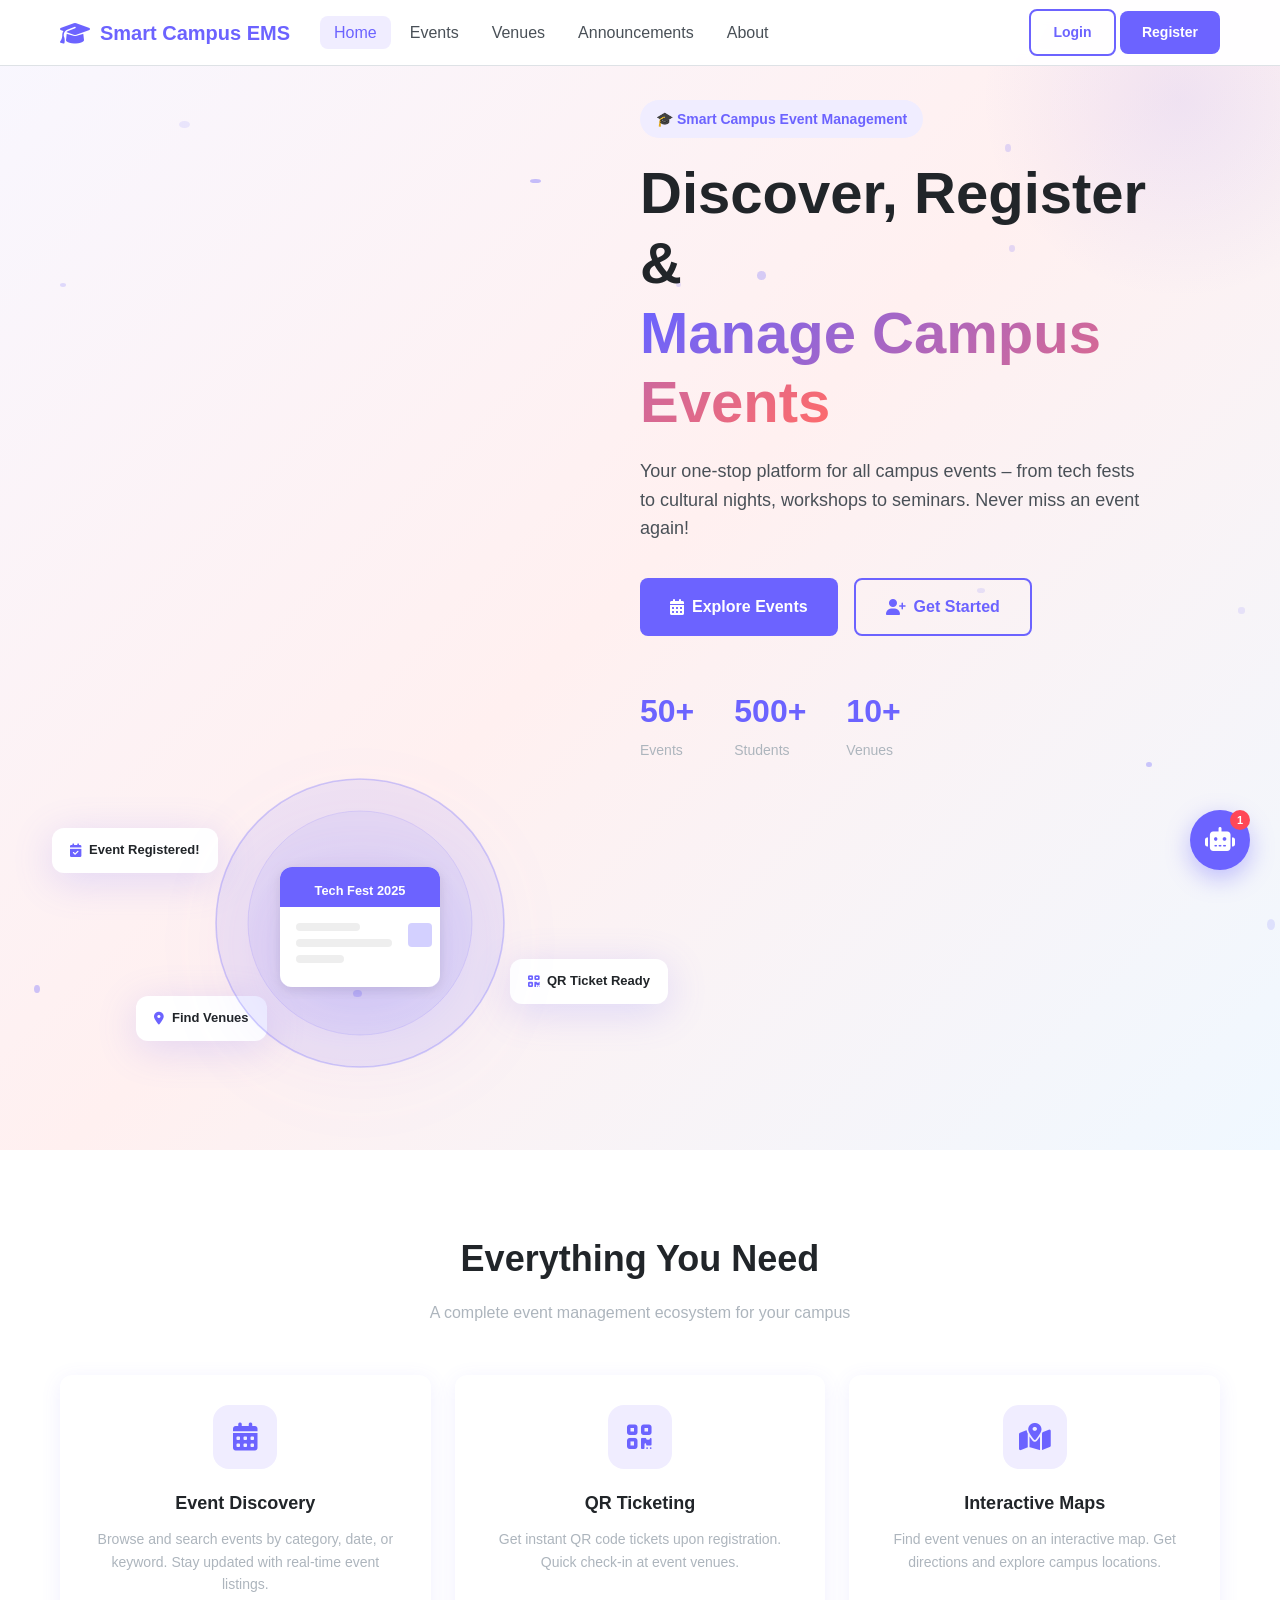
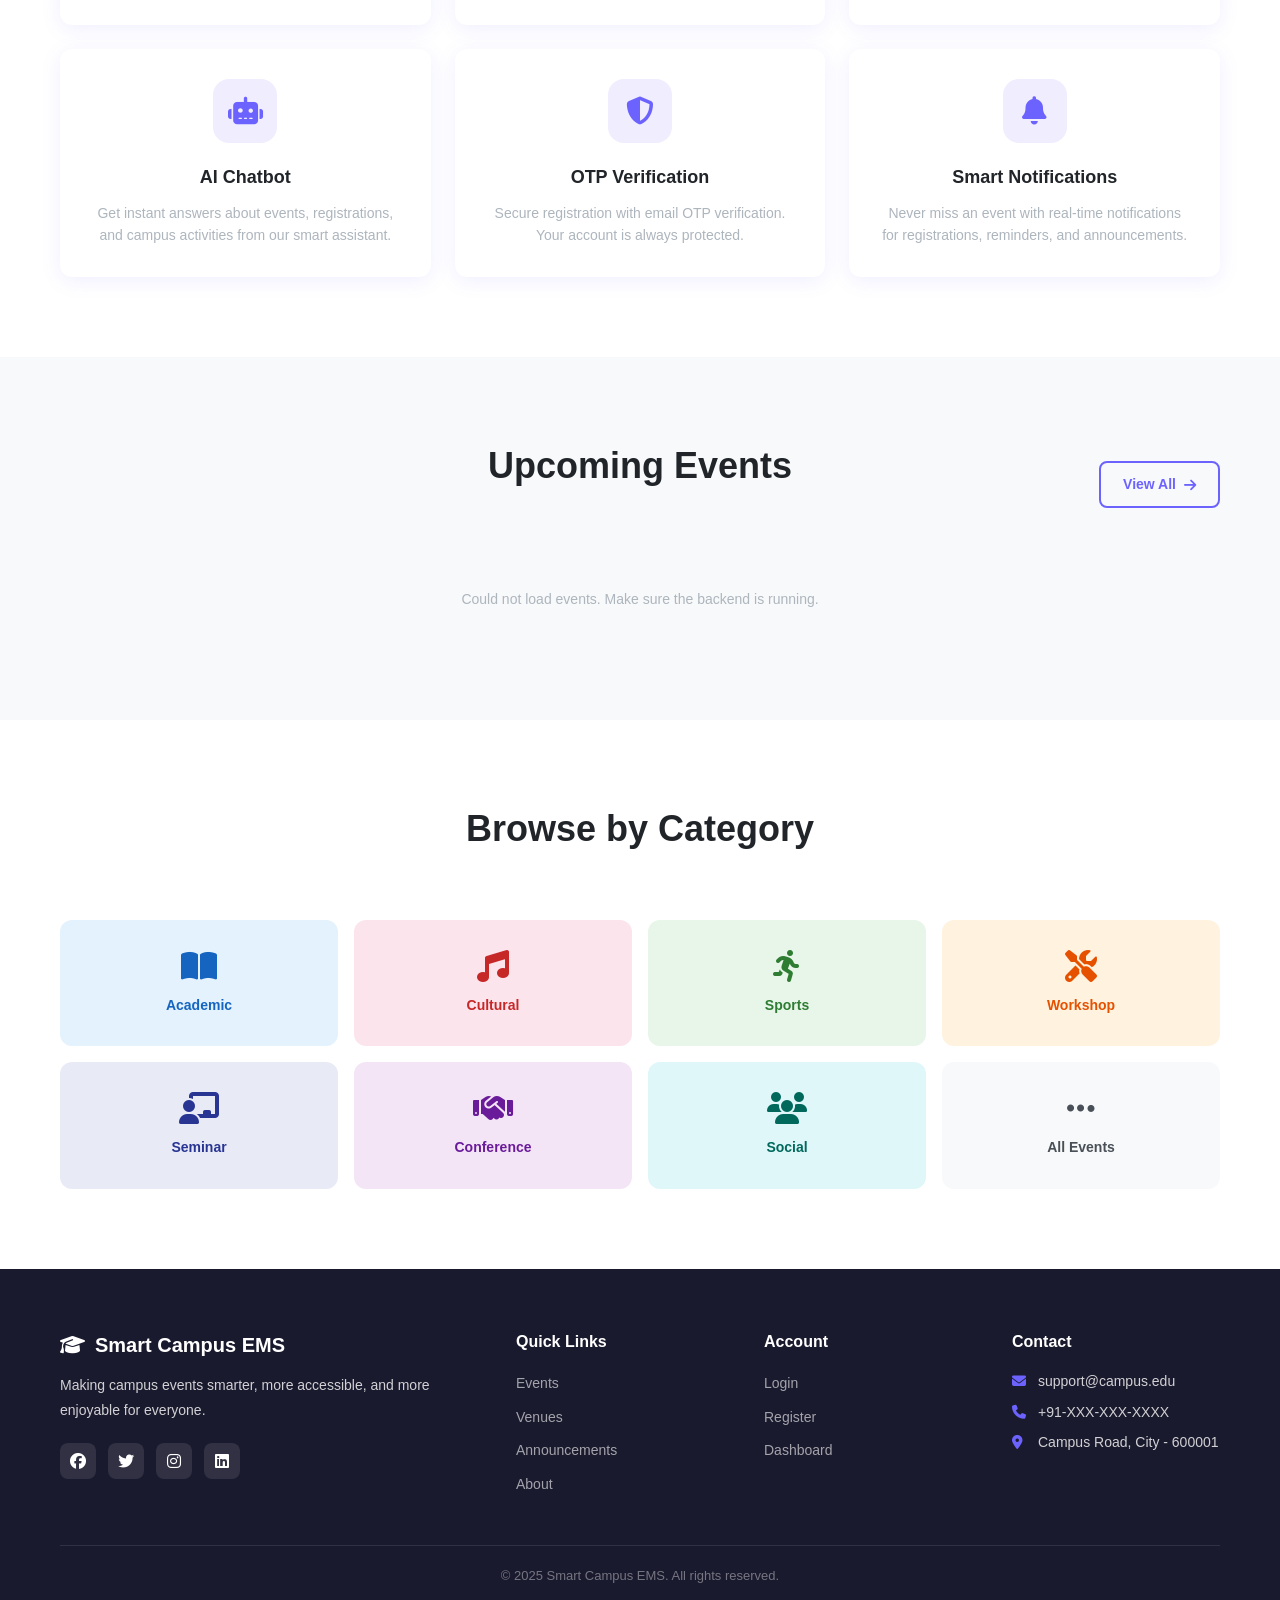
<file: smart-campus-streamlit/frontend/index.html>
<!DOCTYPE html>
<html lang="en">
<head>
    <meta charset="UTF-8">
    <meta name="viewport" content="width=device-width, initial-scale=1.0">
    <title>Smart Campus EMS</title>
    <link rel="stylesheet" href="css/main.css">
    <link rel="stylesheet" href="https://cdnjs.cloudflare.com/ajax/libs/font-awesome/6.4.0/css/all.min.css">
</head>
<body>
    <!-- Navbar -->
    <nav class="navbar" id="navbar">
        <div class="nav-container">
            <div class="nav-brand">
                <i class="fas fa-graduation-cap"></i>
                <span>Smart Campus EMS</span>
            </div>
            <ul class="nav-links" id="navLinks">
                <li><a href="index.html" class="active">Home</a></li>
                <li><a href="pages/events.html">Events</a></li>
                <li><a href="pages/venues.html">Venues</a></li>
                <li><a href="pages/announcements.html">Announcements</a></li>
                <li><a href="pages/about.html">About</a></li>
            </ul>
            <div class="nav-actions">
                <div id="authButtons">
                    <a href="pages/login.html" class="btn btn-outline">Login</a>
                    <a href="pages/register.html" class="btn btn-primary">Register</a>
                </div>
                <div id="userMenu" class="user-menu hidden">
                    <div class="user-avatar" id="userAvatar"></div>
                    <div class="dropdown-menu" id="dropdownMenu">
                        <a href="pages/dashboard.html"><i class="fas fa-tachometer-alt"></i> Dashboard</a>
                        <a href="pages/my-events.html"><i class="fas fa-calendar-check"></i> My Events</a>
                        <a href="pages/profile.html"><i class="fas fa-user"></i> Profile</a>
                        <hr>
                        <a href="#" onclick="logout()"><i class="fas fa-sign-out-alt"></i> Logout</a>
                    </div>
                </div>
                <div class="notification-bell hidden" id="notifBell" onclick="toggleNotifications()">
                    <i class="fas fa-bell"></i>
                    <span class="notif-badge" id="notifCount">0</span>
                </div>
                <button class="nav-toggle" id="navToggle"><i class="fas fa-bars"></i></button>
            </div>
        </div>
    </nav>

    <!-- Hero Section -->
    <section class="hero">
        <div class="hero-particles" id="particles"></div>
        <div class="hero-content">
            <div class="hero-badge">🎓 Smart Campus Event Management</div>
            <h1>Discover, Register & <br><span class="gradient-text">Manage Campus Events</span></h1>
            <p>Your one-stop platform for all campus events – from tech fests to cultural nights, workshops to seminars. Never miss an event again!</p>
            <div class="hero-actions">
                <a href="pages/events.html" class="btn btn-primary btn-lg">
                    <i class="fas fa-calendar-alt"></i> Explore Events
                </a>
                <a href="pages/register.html" class="btn btn-outline btn-lg">
                    <i class="fas fa-user-plus"></i> Get Started
                </a>
            </div>
            <div class="hero-stats">
                <div class="stat"><span id="statEvents">50+</span><label>Events</label></div>
                <div class="stat"><span id="statUsers">500+</span><label>Students</label></div>
                <div class="stat"><span id="statVenues">10+</span><label>Venues</label></div>
            </div>
        </div>
        <div class="hero-image">
            <div class="floating-card card-1"><i class="fas fa-calendar-check"></i> Event Registered!</div>
            <div class="floating-card card-2"><i class="fas fa-qrcode"></i> QR Ticket Ready</div>
            <div class="floating-card card-3"><i class="fas fa-map-marker-alt"></i> Find Venues</div>
            <div class="hero-illustration">
                <svg viewBox="0 0 400 400" xmlns="http://www.w3.org/2000/svg">
                    <circle cx="200" cy="200" r="180" fill="rgba(108,99,255,0.1)" stroke="rgba(108,99,255,0.3)" stroke-width="2"/>
                    <circle cx="200" cy="200" r="140" fill="rgba(108,99,255,0.08)" stroke="rgba(108,99,255,0.2)" stroke-width="1"/>
                    <rect x="100" y="130" width="200" height="150" rx="15" fill="white" filter="url(#shadow)"/>
                    <rect x="100" y="130" width="200" height="50" rx="15" fill="#6c63ff"/>
                    <rect x="100" y="165" width="200" height="15" fill="#6c63ff"/>
                    <text x="200" y="165" text-anchor="middle" fill="white" font-size="16" font-weight="bold">Tech Fest 2025</text>
                    <rect x="120" y="200" width="80" height="10" rx="5" fill="#eee"/>
                    <rect x="120" y="220" width="120" height="10" rx="5" fill="#eee"/>
                    <rect x="120" y="240" width="60" height="10" rx="5" fill="#eee"/>
                    <rect x="260" y="200" width="30" height="30" rx="5" fill="#6c63ff" opacity="0.3"/>
                    <defs><filter id="shadow"><feDropShadow dx="0" dy="4" stdDeviation="8" flood-opacity="0.1"/></filter></defs>
                </svg>
            </div>
        </div>
    </section>

    <!-- Features Section -->
    <section class="features section">
        <div class="container">
            <div class="section-header">
                <h2>Everything You Need</h2>
                <p>A complete event management ecosystem for your campus</p>
            </div>
            <div class="features-grid">
                <div class="feature-card">
                    <div class="feature-icon"><i class="fas fa-calendar-alt"></i></div>
                    <h3>Event Discovery</h3>
                    <p>Browse and search events by category, date, or keyword. Stay updated with real-time event listings.</p>
                </div>
                <div class="feature-card">
                    <div class="feature-icon"><i class="fas fa-qrcode"></i></div>
                    <h3>QR Ticketing</h3>
                    <p>Get instant QR code tickets upon registration. Quick check-in at event venues.</p>
                </div>
                <div class="feature-card">
                    <div class="feature-icon"><i class="fas fa-map-marked-alt"></i></div>
                    <h3>Interactive Maps</h3>
                    <p>Find event venues on an interactive map. Get directions and explore campus locations.</p>
                </div>
                <div class="feature-card">
                    <div class="feature-icon"><i class="fas fa-robot"></i></div>
                    <h3>AI Chatbot</h3>
                    <p>Get instant answers about events, registrations, and campus activities from our smart assistant.</p>
                </div>
                <div class="feature-card">
                    <div class="feature-icon"><i class="fas fa-shield-alt"></i></div>
                    <h3>OTP Verification</h3>
                    <p>Secure registration with email OTP verification. Your account is always protected.</p>
                </div>
                <div class="feature-card">
                    <div class="feature-icon"><i class="fas fa-bell"></i></div>
                    <h3>Smart Notifications</h3>
                    <p>Never miss an event with real-time notifications for registrations, reminders, and announcements.</p>
                </div>
            </div>
        </div>
    </section>

    <!-- Upcoming Events Preview -->
    <section class="upcoming-events section bg-light">
        <div class="container">
            <div class="section-header">
                <h2>Upcoming Events</h2>
                <a href="pages/events.html" class="btn btn-outline">View All <i class="fas fa-arrow-right"></i></a>
            </div>
            <div class="events-grid" id="upcomingEvents">
                <div class="loading-spinner"><div class="spinner"></div></div>
            </div>
        </div>
    </section>

    <!-- Categories -->
    <section class="categories section">
        <div class="container">
            <div class="section-header">
                <h2>Browse by Category</h2>
            </div>
            <div class="categories-grid">
                <a href="pages/events.html?category=ACADEMIC" class="category-card academic">
                    <i class="fas fa-book-open"></i><span>Academic</span>
                </a>
                <a href="pages/events.html?category=CULTURAL" class="category-card cultural">
                    <i class="fas fa-music"></i><span>Cultural</span>
                </a>
                <a href="pages/events.html?category=SPORTS" class="category-card sports">
                    <i class="fas fa-running"></i><span>Sports</span>
                </a>
                <a href="pages/events.html?category=WORKSHOP" class="category-card workshop">
                    <i class="fas fa-tools"></i><span>Workshop</span>
                </a>
                <a href="pages/events.html?category=SEMINAR" class="category-card seminar">
                    <i class="fas fa-chalkboard-teacher"></i><span>Seminar</span>
                </a>
                <a href="pages/events.html?category=CONFERENCE" class="category-card conference">
                    <i class="fas fa-handshake"></i><span>Conference</span>
                </a>
                <a href="pages/events.html?category=SOCIAL" class="category-card social">
                    <i class="fas fa-users"></i><span>Social</span>
                </a>
                <a href="pages/events.html" class="category-card other">
                    <i class="fas fa-ellipsis-h"></i><span>All Events</span>
                </a>
            </div>
        </div>
    </section>

    <!-- Footer -->
    <footer class="footer">
        <div class="container">
            <div class="footer-grid">
                <div class="footer-brand">
                    <h3><i class="fas fa-graduation-cap"></i> Smart Campus EMS</h3>
                    <p>Making campus events smarter, more accessible, and more enjoyable for everyone.</p>
                    <div class="social-links">
                        <a href="#"><i class="fab fa-facebook"></i></a>
                        <a href="#"><i class="fab fa-twitter"></i></a>
                        <a href="#"><i class="fab fa-instagram"></i></a>
                        <a href="#"><i class="fab fa-linkedin"></i></a>
                    </div>
                </div>
                <div class="footer-links">
                    <h4>Quick Links</h4>
                    <ul>
                        <li><a href="pages/events.html">Events</a></li>
                        <li><a href="pages/venues.html">Venues</a></li>
                        <li><a href="pages/announcements.html">Announcements</a></li>
                        <li><a href="pages/about.html">About</a></li>
                    </ul>
                </div>
                <div class="footer-links">
                    <h4>Account</h4>
                    <ul>
                        <li><a href="pages/login.html">Login</a></li>
                        <li><a href="pages/register.html">Register</a></li>
                        <li><a href="pages/dashboard.html">Dashboard</a></li>
                    </ul>
                </div>
                <div class="footer-contact">
                    <h4>Contact</h4>
                    <p><i class="fas fa-envelope"></i> support@campus.edu</p>
                    <p><i class="fas fa-phone"></i> +91-XXX-XXX-XXXX</p>
                    <p><i class="fas fa-map-marker-alt"></i> Campus Road, City - 600001</p>
                </div>
            </div>
            <div class="footer-bottom">
                <p>&copy; 2025 Smart Campus EMS. All rights reserved.</p>
            </div>
        </div>
    </footer>

    <!-- Chatbot -->
    <div class="chatbot-container" id="chatbotContainer">
        <div class="chatbot-header">
            <div class="chatbot-title">
                <div class="chatbot-avatar"><i class="fas fa-robot"></i></div>
                <div>
                    <strong>Campus Assistant</strong>
                    <small>Always here to help</small>
                </div>
            </div>
            <button onclick="toggleChatbot()"><i class="fas fa-times"></i></button>
        </div>
        <div class="chatbot-messages" id="chatbotMessages">
            <div class="bot-message">
                <div class="bot-bubble">👋 Hi! I'm your Campus Assistant. Ask me about events, registrations, venues, or anything about campus!</div>
            </div>
        </div>
        <div class="chatbot-input">
            <input type="text" id="chatInput" placeholder="Type your message..." onkeypress="handleChatKey(event)">
            <button onclick="sendChatMessage()"><i class="fas fa-paper-plane"></i></button>
        </div>
    </div>
    <button class="chatbot-toggle" id="chatbotToggle" onclick="toggleChatbot()">
        <i class="fas fa-robot"></i>
        <span class="chat-badge">1</span>
    </button>

    <!-- Notification Panel -->
    <div class="notif-panel hidden" id="notifPanel">
        <div class="notif-header">
            <h4>Notifications</h4>
            <button onclick="toggleNotifications()"><i class="fas fa-times"></i></button>
        </div>
        <div class="notif-list" id="notifList">
            <p class="empty-state">No notifications</p>
        </div>
    </div>

    <script src="js/api.js"></script>
    <script src="js/auth.js"></script>
    <script src="js/chatbot.js"></script>
    <script src="js/main.js"></script>
</body>
</html>
</file>
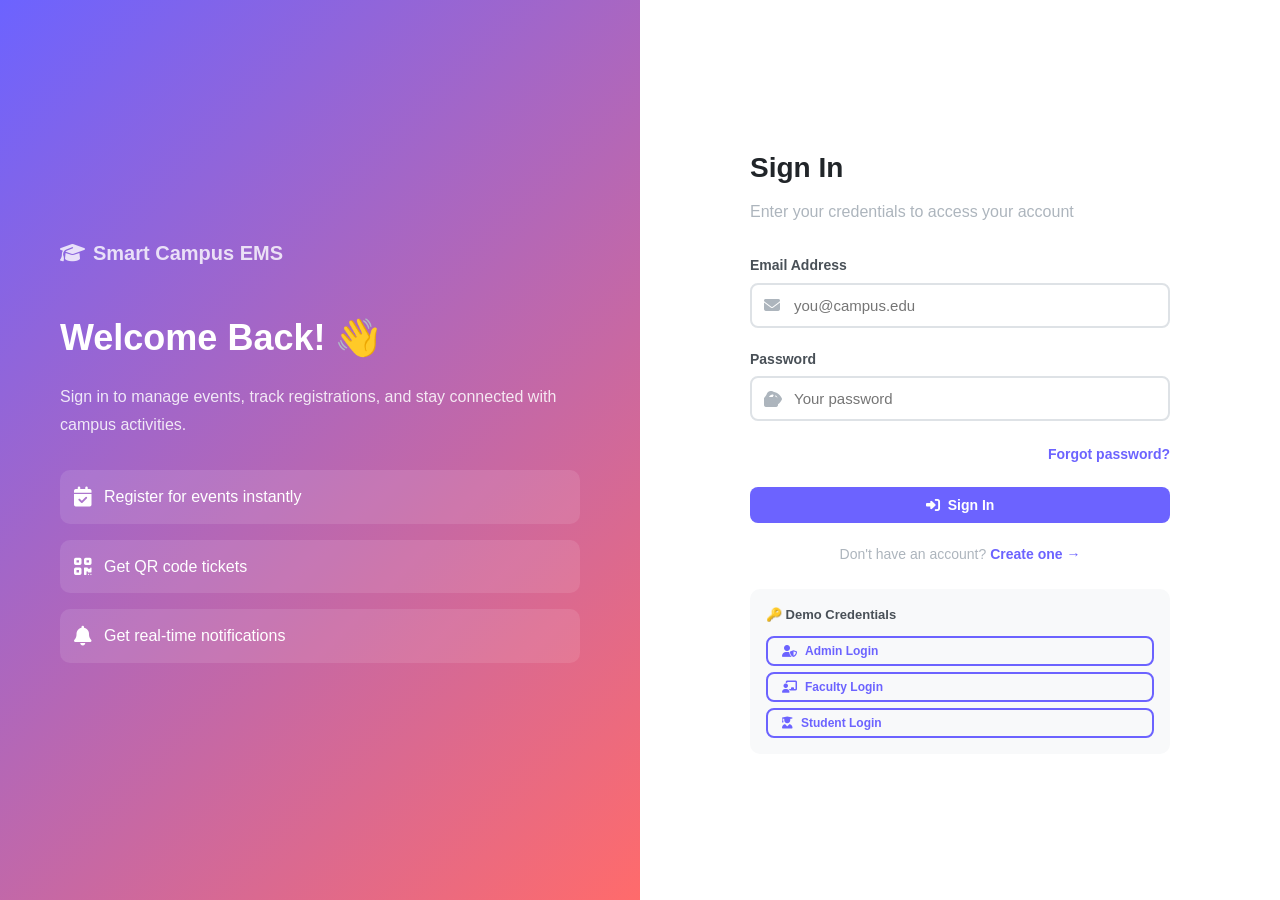
<file: smart-campus-streamlit/frontend/pages/admin.html>
<!DOCTYPE html>
<html lang="en">
<head>
    <meta charset="UTF-8"><meta name="viewport" content="width=device-width, initial-scale=1.0">
    <title>Admin Panel - Smart Campus EMS</title>
    <link rel="stylesheet" href="../css/main.css">
    <link rel="stylesheet" href="https://cdnjs.cloudflare.com/ajax/libs/font-awesome/6.4.0/css/all.min.css">
</head>
<body>
<div class="dashboard">
    <aside class="sidebar">
        <div class="sidebar-logo"><i class="fas fa-graduation-cap"></i> Admin Panel</div>
        <ul class="sidebar-menu">
            <li><a href="admin.html" class="active"><i class="fas fa-tachometer-alt"></i> Overview</a></li>
            <li><a href="#" onclick="showSection('events')"><i class="fas fa-calendar-alt"></i> Manage Events</a></li>
            <li><a href="#" onclick="showSection('users')"><i class="fas fa-users"></i> Manage Users</a></li>
            <li><a href="#" onclick="showSection('venues')"><i class="fas fa-building"></i> Manage Venues</a></li>
            <li><a href="#" onclick="showSection('announcements')"><i class="fas fa-bullhorn"></i> Announcements</a></li>
            <li style="margin-top:20px"><a href="dashboard.html"><i class="fas fa-home"></i> User Dashboard</a></li>
            <li><a href="#" onclick="logout()"><i class="fas fa-sign-out-alt"></i> Logout</a></li>
        </ul>
    </aside>
    <main class="main-content">
        <div class="page-header">
            <h1>Admin Dashboard</h1>
            <span class="badge badge-danger" style="padding:8px 14px;font-size:13px"><i class="fas fa-shield-alt"></i> Administrator</span>
        </div>

        <!-- Stats -->
        <div class="stats-grid" id="adminStats">
            <div class="stat-card purple"><div class="stat-icon"><i class="fas fa-users"></i></div><div class="stat-info"><h3 id="s-users">-</h3><p>Total Users</p></div></div>
            <div class="stat-card green"><div class="stat-icon"><i class="fas fa-calendar-alt"></i></div><div class="stat-info"><h3 id="s-events">-</h3><p>Total Events</p></div></div>
            <div class="stat-card orange"><div class="stat-icon"><i class="fas fa-ticket-alt"></i></div><div class="stat-info"><h3 id="s-regs">-</h3><p>Registrations</p></div></div>
            <div class="stat-card red"><div class="stat-icon"><i class="fas fa-building"></i></div><div class="stat-info"><h3 id="s-venues">-</h3><p>Venues</p></div></div>
        </div>

        <!-- Section: Events -->
        <div class="card" id="section-events">
            <div class="card-header">
                <h3><i class="fas fa-calendar-alt" style="color:var(--primary)"></i> All Events</h3>
                <div style="display:flex;gap:8px">
                    <button class="btn btn-primary btn-sm" onclick="showCreateEventModal()"><i class="fas fa-plus"></i> New Event</button>
                </div>
            </div>
            <div id="adminEventsList"><div class="loading-spinner"><div class="spinner"></div></div></div>
        </div>

        <!-- Section: Users -->
        <div class="card" id="section-users" style="margin-top:24px;display:none">
            <div class="card-header"><h3><i class="fas fa-users" style="color:var(--primary)"></i> All Users</h3></div>
            <div id="adminUsersList"><div class="loading-spinner"><div class="spinner"></div></div></div>
        </div>

        <!-- Section: Announcements -->
        <div class="card" id="section-announcements" style="margin-top:24px;display:none">
            <div class="card-header">
                <h3><i class="fas fa-bullhorn" style="color:var(--primary)"></i> Announcements</h3>
                <button class="btn btn-primary btn-sm" onclick="showAnnouncementModal()"><i class="fas fa-plus"></i> New</button>
            </div>
            <div id="adminAnnList"><div class="loading-spinner"><div class="spinner"></div></div></div>
        </div>
    </main>
</div>

<!-- Create Event Modal -->
<div id="createEventModal" class="modal-overlay hidden">
    <div class="modal" style="max-width:600px">
        <div class="modal-header"><h3>Create New Event</h3><button class="modal-close" onclick="closeModal('createEventModal')"><i class="fas fa-times"></i></button></div>
        <div id="createEventAlert"></div>
        <div class="form-row">
            <div class="form-group"><label>Title *</label><input type="text" id="ev-title" placeholder="Event title"></div>
            <div class="form-group"><label>Category</label>
                <select id="ev-category"><option value="ACADEMIC">Academic</option><option value="CULTURAL">Cultural</option><option value="SPORTS">Sports</option><option value="WORKSHOP">Workshop</option><option value="SEMINAR">Seminar</option><option value="CONFERENCE">Conference</option><option value="SOCIAL">Social</option></select>
            </div>
        </div>
        <div class="form-group"><label>Description</label><textarea id="ev-desc" rows="3" style="width:100%;padding:10px;border:2px solid var(--gray-300);border-radius:8px"></textarea></div>
        <div class="form-row">
            <div class="form-group"><label>Start Date & Time *</label><input type="datetime-local" id="ev-start"></div>
            <div class="form-group"><label>End Date & Time *</label><input type="datetime-local" id="ev-end"></div>
        </div>
        <div class="form-row">
            <div class="form-group"><label>Registration Deadline</label><input type="datetime-local" id="ev-deadline"></div>
            <div class="form-group"><label>Max Attendees</label><input type="number" id="ev-max" placeholder="Leave empty for unlimited"></div>
        </div>
        <div class="form-group"><label>Location Name</label><input type="text" id="ev-location" placeholder="e.g. Main Auditorium, Block A"></div>
        <div class="form-group"><label><input type="checkbox" id="ev-free" checked> Free Event</label></div>
        <button class="btn btn-primary btn-full" onclick="createEvent()"><i class="fas fa-plus"></i> Create Event</button>
    </div>
</div>

<!-- Announcement Modal -->
<div id="annModal" class="modal-overlay hidden">
    <div class="modal">
        <div class="modal-header"><h3>New Announcement</h3><button class="modal-close" onclick="closeModal('annModal')"><i class="fas fa-times"></i></button></div>
        <div id="annAlert"></div>
        <div class="form-group"><label>Title *</label><input type="text" id="ann-title" placeholder="Announcement title"></div>
        <div class="form-group"><label>Content *</label><textarea id="ann-content" rows="4" style="width:100%;padding:10px;border:2px solid var(--gray-300);border-radius:8px"></textarea></div>
        <div class="form-row">
            <div class="form-group"><label>Target Role</label>
                <select id="ann-role"><option value="ALL">All</option><option value="STUDENT">Students</option><option value="FACULTY">Faculty</option><option value="STAFF">Staff</option></select>
            </div>
            <div class="form-group"><label><br><input type="checkbox" id="ann-pin"> Pin this announcement</label></div>
        </div>
        <button class="btn btn-primary btn-full" onclick="createAnnouncement()"><i class="fas fa-paper-plane"></i> Post Announcement</button>
    </div>
</div>

<script src="../js/api.js"></script><script src="../js/auth.js"></script>
<script>
document.addEventListener('DOMContentLoaded', async () => {
    const user = getUser();
    if (!isLoggedIn() || user?.role !== 'ADMIN') { window.location.href='login.html'; return; }
    loadAdminData();
});

async function loadAdminData() {
    try {
        const [stats, events, users, announcements] = await Promise.all([
            API.getDashboardStats(), API.getEvents({size:100}), API.getAllUsers(), API.getAnnouncements()
        ]);
        document.getElementById('s-users').textContent = stats?.totalUsers||0;
        document.getElementById('s-events').textContent = stats?.totalEvents||0;
        document.getElementById('s-regs').textContent = stats?.totalRegistrations||0;
        document.getElementById('s-venues').textContent = stats?.totalVenues||0;

        // Events
        const evEl = document.getElementById('adminEventsList');
        evEl.innerHTML = `<div class="table-container"><table>
            <thead><tr><th>Title</th><th>Category</th><th>Date</th><th>Attendees</th><th>Status</th><th>Actions</th></tr></thead>
            <tbody>${(events?.events||[]).map(e=>`<tr>
                <td><strong>${e.title}</strong></td><td>${e.category}</td><td>${formatDate(e.startDate)}</td>
                <td>${e.currentAttendees||0}${e.maxAttendees?'/'+e.maxAttendees:''}</td>
                <td><select onchange="updateStatus(${e.id},this.value)" class="badge" style="border:none;background:transparent;font-weight:700;cursor:pointer">
                    ${['DRAFT','PUBLISHED','CANCELLED','COMPLETED'].map(s=>`<option ${s===e.status?'selected':''} value="${s}">${s}</option>`).join('')}
                </select></td>
                <td style="display:flex;gap:4px">
                    <a href="event-detail.html?id=${e.id}" class="btn btn-outline btn-sm"><i class="fas fa-eye"></i></a>
                    <button class="btn btn-danger btn-sm" onclick="deleteEvent(${e.id})"><i class="fas fa-trash"></i></button>
                </td>
            </tr>`).join('')}</tbody>
        </table></div>`;

        // Users
        const usEl = document.getElementById('adminUsersList');
        usEl.innerHTML = `<div class="table-container"><table>
            <thead><tr><th>Name</th><th>Email</th><th>Role</th><th>Verified</th><th>Joined</th><th>Actions</th></tr></thead>
            <tbody>${(users||[]).map(u=>`<tr>
                <td><strong>${u.name}</strong></td><td>${u.email}</td>
                <td><span class="badge badge-primary">${u.role}</span></td>
                <td>${u.verified||u.isVerified?'<span class="badge badge-success">Yes</span>':'<span class="badge badge-gray">No</span>'}</td>
                <td>${formatDate(u.createdAt)}</td>
                <td><button class="btn btn-danger btn-sm" onclick="deleteUser(${u.id})"><i class="fas fa-trash"></i></button></td>
            </tr>`).join('')}</tbody>
        </table></div>`;

        // Announcements
        const anEl = document.getElementById('adminAnnList');
        anEl.innerHTML = `<div class="table-container"><table>
            <thead><tr><th>Title</th><th>Target</th><th>Date</th><th>Actions</th></tr></thead>
            <tbody>${(announcements||[]).map(a=>`<tr>
                <td><strong>${a.title}</strong></td><td><span class="badge badge-primary">${a.targetRole}</span></td>
                <td>${formatDate(a.createdAt)}</td>
                <td><button class="btn btn-danger btn-sm" onclick="deleteAnnouncement(${a.id})"><i class="fas fa-trash"></i></button></td>
            </tr>`).join('')}</tbody>
        </table></div>`;
    } catch(e) { console.error(e); }
}

function showSection(s) {
    ['events','users','announcements'].forEach(sec=>{
        document.getElementById('section-'+sec).style.display = sec===s?'block':'none';
    });
}

async function updateStatus(id, status) {
    const res = await API.updateEventStatus(id, status);
    showToast(res ? 'Status updated' : 'Error updating', res ? 'success' : 'error');
}
async function deleteEvent(id) {
    if (!confirm('Delete this event?')) return;
    await API.deleteEvent(id);
    showToast('Event deleted', 'success');
    loadAdminData();
}
async function deleteUser(id) {
    if (!confirm('Delete this user?')) return;
    await API.deleteUser(id);
    showToast('User deleted', 'success');
    loadAdminData();
}
async function deleteAnnouncement(id) {
    if (!confirm('Delete this announcement?')) return;
    await API.deleteAnnouncement(id);
    showToast('Deleted', 'success');
    loadAdminData();
}
function showCreateEventModal() { document.getElementById('createEventModal').classList.remove('hidden'); }
function showAnnouncementModal() { document.getElementById('annModal').classList.remove('hidden'); }
function closeModal(id) { document.getElementById(id).classList.add('hidden'); }

async function createEvent() {
    const data = {
        title: document.getElementById('ev-title').value.trim(),
        description: document.getElementById('ev-desc').value.trim(),
        category: document.getElementById('ev-category').value,
        startDate: document.getElementById('ev-start').value.replace('T',':00T').slice(0,16)+'',
        endDate: document.getElementById('ev-end').value,
        registrationDeadline: document.getElementById('ev-deadline').value || null,
        maxAttendees: document.getElementById('ev-max').value ? parseInt(document.getElementById('ev-max').value) : null,
        locationName: document.getElementById('ev-location').value,
        isFree: document.getElementById('ev-free').checked
    };
    if (data.startDate) data.startDate = new Date(document.getElementById('ev-start').value).toISOString().slice(0,19);
    if (data.endDate) data.endDate = new Date(document.getElementById('ev-end').value).toISOString().slice(0,19);
    if (data.registrationDeadline) data.registrationDeadline = new Date(data.registrationDeadline).toISOString().slice(0,19);
    if (!data.title || !data.startDate || !data.endDate) { showAlert('Please fill required fields', 'error', 'createEventAlert'); return; }
    const res = await API.createEvent(data);
    if (res.event) { closeModal('createEventModal'); showToast('Event created!', 'success'); loadAdminData(); }
    else showAlert(res.message||'Error', 'error', 'createEventAlert');
}

async function createAnnouncement() {
    const data = {
        title: document.getElementById('ann-title').value.trim(),
        content: document.getElementById('ann-content').value.trim(),
        targetRole: document.getElementById('ann-role').value,
        isPinned: document.getElementById('ann-pin').checked
    };
    if (!data.title||!data.content) { showAlert('Fill all fields', 'error', 'annAlert'); return; }
    await API.createAnnouncement(data);
    closeModal('annModal');
    showToast('Announcement posted!', 'success');
    loadAdminData();
}
</script>
</body>
</html>
</file>
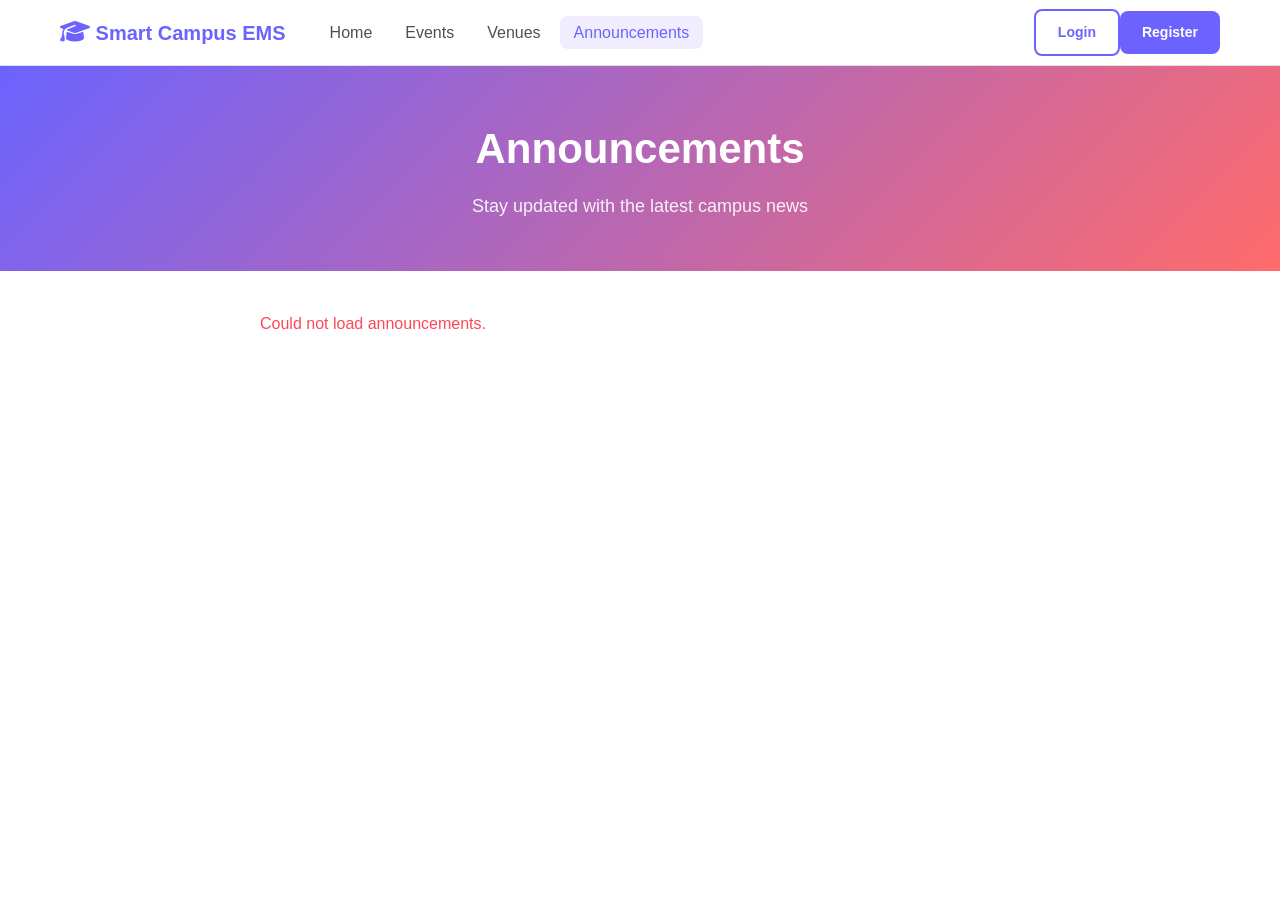
<file: smart-campus-streamlit/frontend/pages/announcements.html>
<!DOCTYPE html>
<html lang="en">
<head>
    <meta charset="UTF-8"><meta name="viewport" content="width=device-width, initial-scale=1.0">
    <title>Announcements - Smart Campus EMS</title>
    <link rel="stylesheet" href="../css/main.css">
    <link rel="stylesheet" href="https://cdnjs.cloudflare.com/ajax/libs/font-awesome/6.4.0/css/all.min.css">
</head>
<body>
<nav class="navbar" id="navbar">
    <div class="nav-container">
        <div class="nav-brand"><a href="../index.html"><i class="fas fa-graduation-cap"></i> Smart Campus EMS</a></div>
        <ul class="nav-links" id="navLinks">
            <li><a href="../index.html">Home</a></li><li><a href="events.html">Events</a></li>
            <li><a href="venues.html">Venues</a></li><li><a href="announcements.html" class="active">Announcements</a></li>
        </ul>
        <div class="nav-actions">
            <div id="authButtons"><a href="login.html" class="btn btn-outline">Login</a><a href="register.html" class="btn btn-primary">Register</a></div>
            <div id="userMenu" class="user-menu hidden"><div class="user-avatar" id="userAvatar"></div><div class="dropdown-menu"><a href="dashboard.html"><i class="fas fa-tachometer-alt"></i> Dashboard</a><hr><a href="#" onclick="logout()"><i class="fas fa-sign-out-alt"></i> Logout</a></div></div>
            <div class="notification-bell hidden" id="notifBell" onclick="toggleNotifications()"><i class="fas fa-bell"></i><span class="notif-badge" id="notifCount">0</span></div>
        </div>
    </div>
</nav>
<div style="padding-top:65px">
    <div style="background:linear-gradient(135deg,var(--primary),var(--secondary));padding:50px 20px;text-align:center;color:white">
        <h1 style="font-size:42px;font-weight:800;margin-bottom:10px">Announcements</h1>
        <p style="opacity:0.9;font-size:18px">Stay updated with the latest campus news</p>
    </div>
    <div class="container" style="padding:40px 20px 60px;max-width:800px">
        <div id="announcementsContainer"><div class="loading-spinner"><div class="spinner"></div></div></div>
    </div>
</div>
<div class="notif-panel hidden" id="notifPanel"><div class="notif-header"><h4>Notifications</h4><button onclick="toggleNotifications()"><i class="fas fa-times"></i></button></div><div class="notif-list" id="notifList"></div></div>
<script src="../js/api.js"></script><script src="../js/auth.js"></script>
<script>
document.addEventListener('DOMContentLoaded', async () => {
    try {
        const user = getUser();
        const announcements = await API.getAnnouncements(user?.role);
        const el = document.getElementById('announcementsContainer');
        if (!announcements || announcements.length===0) { el.innerHTML='<p class="empty-state">No announcements found</p>'; return; }
        el.innerHTML = announcements.map(a=>`
            <div class="card" style="margin-bottom:16px;border-left:4px solid ${a.pinned||a.isPinned?'var(--primary)':'var(--gray-300)'}">
                <div style="display:flex;align-items:flex-start;justify-content:space-between;margin-bottom:10px">
                    <div style="display:flex;align-items:center;gap:10px">
                        ${a.pinned||a.isPinned?'<span style="color:var(--primary)"><i class="fas fa-thumbtack"></i> Pinned</span>':''}
                        <span class="badge badge-primary">${a.targetRole||'ALL'}</span>
                    </div>
                    <span style="font-size:12px;color:var(--gray-500)">${formatDate(a.createdAt)}</span>
                </div>
                <h3 style="font-size:18px;margin-bottom:8px">${a.title}</h3>
                <p style="color:var(--gray-700);line-height:1.8">${a.content}</p>
                <p style="margin-top:10px;font-size:13px;color:var(--gray-500)"><i class="fas fa-user"></i> ${a.author?.name||'Admin'}</p>
            </div>`).join('');
    } catch(e) { document.getElementById('announcementsContainer').innerHTML='<p style="color:var(--danger)">Could not load announcements.</p>'; }
});
</script>
</body>
</html>
</file>
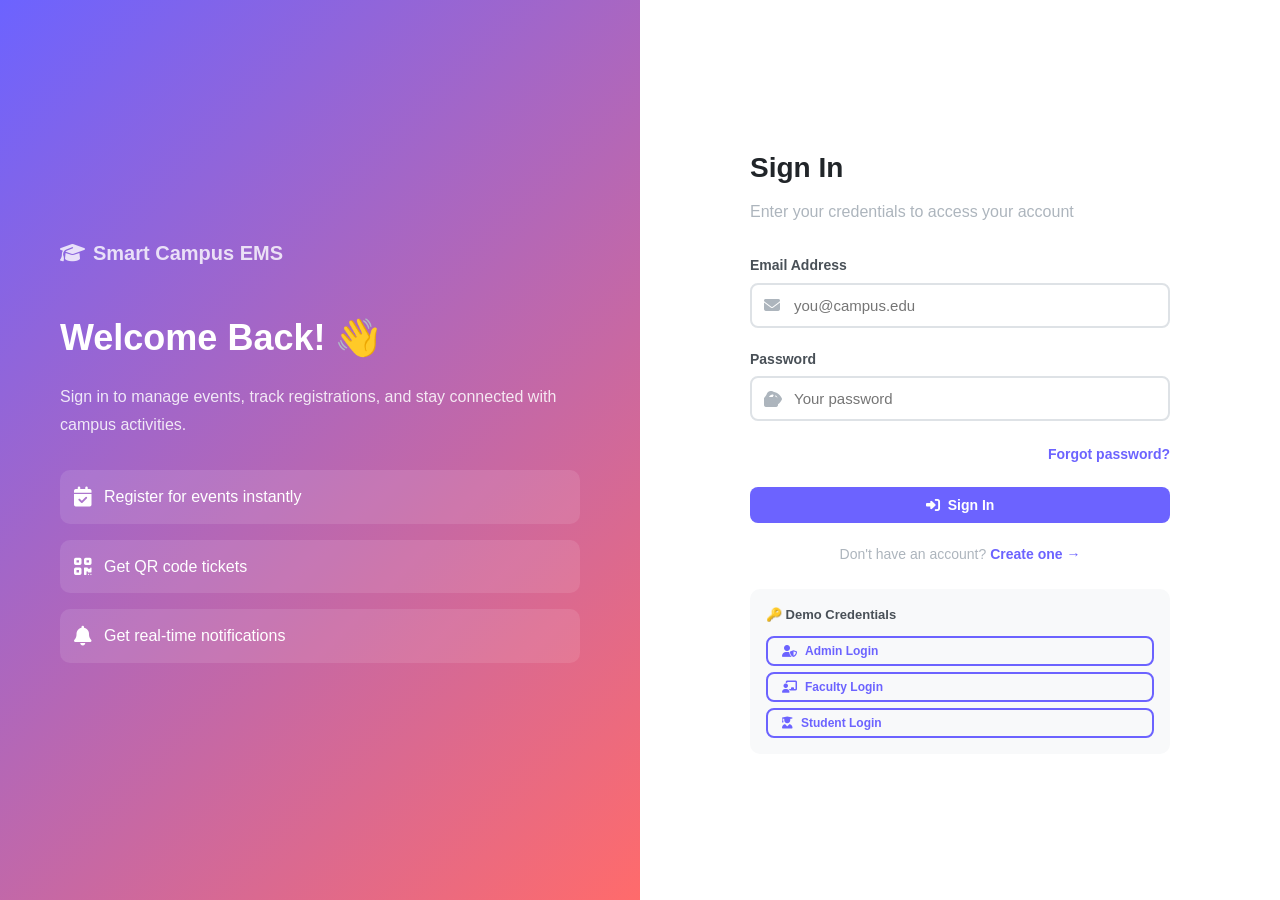
<file: smart-campus-streamlit/frontend/pages/dashboard.html>
<!DOCTYPE html>
<html lang="en">
<head>
    <meta charset="UTF-8">
    <meta name="viewport" content="width=device-width, initial-scale=1.0">
    <title>Dashboard - Smart Campus EMS</title>
    <link rel="stylesheet" href="../css/main.css">
    <link rel="stylesheet" href="https://cdnjs.cloudflare.com/ajax/libs/font-awesome/6.4.0/css/all.min.css">
</head>
<body>
<div class="dashboard">
    <!-- Sidebar -->
    <aside class="sidebar">
        <div class="sidebar-logo"><i class="fas fa-graduation-cap"></i> Campus EMS</div>
        <ul class="sidebar-menu">
            <li><a href="dashboard.html" class="active"><i class="fas fa-tachometer-alt"></i> Dashboard</a></li>
            <li><a href="events.html"><i class="fas fa-calendar-alt"></i> Events</a></li>
            <li><a href="my-events.html"><i class="fas fa-calendar-check"></i> My Events</a></li>
            <li><a href="announcements.html"><i class="fas fa-bullhorn"></i> Announcements</a></li>
            <li><a href="venues.html"><i class="fas fa-map-marker-alt"></i> Venues</a></li>
            <li><a href="profile.html"><i class="fas fa-user"></i> Profile</a></li>
            <li id="adminLink" style="display:none"><a href="admin.html"><i class="fas fa-shield-alt"></i> Admin Panel</a></li>
            <li style="margin-top:auto"><a href="#" onclick="logout()"><i class="fas fa-sign-out-alt"></i> Logout</a></li>
        </ul>
    </aside>

    <!-- Main -->
    <main class="main-content">
        <div class="page-header">
            <div>
                <h1>Welcome back, <span id="userName" style="color:var(--primary)">User</span>! 👋</h1>
                <p style="color:var(--gray-500);margin-top:4px">Here's what's happening on campus today</p>
            </div>
            <a href="events.html" class="btn btn-primary"><i class="fas fa-plus"></i> Browse Events</a>
        </div>

        <!-- Stats -->
        <div class="stats-grid" id="statsGrid">
            <div class="stat-card purple"><div class="stat-icon"><i class="fas fa-calendar-alt"></i></div><div class="stat-info"><h3 id="totalEvents">-</h3><p>Total Events</p></div></div>
            <div class="stat-card green"><div class="stat-icon"><i class="fas fa-calendar-check"></i></div><div class="stat-info"><h3 id="myEventsCount">-</h3><p>My Registrations</p></div></div>
            <div class="stat-card orange"><div class="stat-icon"><i class="fas fa-bell"></i></div><div class="stat-info"><h3 id="notifCount2">-</h3><p>Notifications</p></div></div>
            <div class="stat-card red"><div class="stat-icon"><i class="fas fa-bullhorn"></i></div><div class="stat-info"><h3 id="announceCount">-</h3><p>Announcements</p></div></div>
        </div>

        <div style="display:grid;grid-template-columns:2fr 1fr;gap:24px">
            <!-- Upcoming Registered Events -->
            <div class="card">
                <div class="card-header">
                    <h3><i class="fas fa-calendar-check" style="color:var(--primary)"></i> My Upcoming Events</h3>
                    <a href="my-events.html" class="btn btn-outline btn-sm">View All</a>
                </div>
                <div id="myEventsList"><div class="loading-spinner"><div class="spinner"></div></div></div>
            </div>

            <!-- Announcements -->
            <div class="card">
                <div class="card-header">
                    <h3><i class="fas fa-bullhorn" style="color:var(--primary)"></i> Announcements</h3>
                    <a href="announcements.html" class="btn btn-outline btn-sm">All</a>
                </div>
                <div id="announcementsList"><div class="loading-spinner"><div class="spinner"></div></div></div>
            </div>
        </div>

        <!-- Recommended Events -->
        <div class="card" style="margin-top:24px">
            <div class="card-header">
                <h3><i class="fas fa-star" style="color:var(--accent)"></i> Recommended Events</h3>
                <a href="events.html" class="btn btn-outline btn-sm">Browse All</a>
            </div>
            <div id="recommendedEvents" class="events-grid" style="margin-top:16px"></div>
        </div>
    </main>
</div>

<div class="chatbot-container" id="chatbotContainer">
    <div class="chatbot-header">
        <div class="chatbot-title"><div class="chatbot-avatar"><i class="fas fa-robot"></i></div><div><strong>Campus Assistant</strong></div></div>
        <button onclick="toggleChatbot()"><i class="fas fa-times"></i></button>
    </div>
    <div class="chatbot-messages" id="chatbotMessages">
        <div class="bot-message"><div class="bot-bubble">👋 Hi! I'm your Campus Assistant. How can I help you today?</div></div>
    </div>
    <div class="chatbot-input">
        <input type="text" id="chatInput" placeholder="Ask me anything..." onkeypress="handleChatKey(event)">
        <button onclick="sendChatMessage()"><i class="fas fa-paper-plane"></i></button>
    </div>
</div>
<button class="chatbot-toggle" onclick="toggleChatbot()"><i class="fas fa-robot"></i></button>

<script src="../js/api.js"></script>
<script src="../js/auth.js"></script>
<script src="../js/chatbot.js"></script>
<script>
document.addEventListener('DOMContentLoaded', async () => {
    if (!isLoggedIn()) { window.location.href = 'login.html'; return; }
    const user = getUser();
    document.getElementById('userName').textContent = user?.name || 'User';
    if (user?.role === 'ADMIN') document.getElementById('adminLink').style.display = 'block';
    loadDashboardData();
});

async function loadDashboardData() {
    try {
        const [myEvents, events, announcements, notifs] = await Promise.all([
            API.getMyEvents(),
            API.getEvents({ size: 3 }),
            API.getAnnouncements(),
            API.getNotifications()
        ]);

        document.getElementById('myEventsCount').textContent = myEvents?.length || 0;
        document.getElementById('totalEvents').textContent = events?.totalElements || 0;
        document.getElementById('notifCount2').textContent = notifs?.filter(n => !n.read).length || 0;
        document.getElementById('announceCount').textContent = announcements?.length || 0;

        // My Events
        const myEl = document.getElementById('myEventsList');
        if (!myEvents || myEvents.length === 0) {
            myEl.innerHTML = '<div class="empty-state"><i class="fas fa-calendar-times" style="font-size:36px;margin-bottom:10px;display:block"></i>No registrations yet.<br><a href="events.html" style="color:var(--primary)">Browse events</a></div>';
        } else {
            myEl.innerHTML = myEvents.slice(0,4).map(reg => `
                <div style="display:flex;align-items:center;gap:12px;padding:12px 0;border-bottom:1px solid var(--gray-300)" onclick="window.location.href='event-detail.html?id=${reg.event?.id}'" style="cursor:pointer">
                    <div style="width:44px;height:44px;background:var(--primary-light);border-radius:10px;display:flex;align-items:center;justify-content:center;color:var(--primary);flex-shrink:0"><i class="fas fa-calendar"></i></div>
                    <div style="flex:1;min-width:0">
                        <p style="font-weight:600;font-size:14px;white-space:nowrap;overflow:hidden;text-overflow:ellipsis">${reg.event?.title || 'Event'}</p>
                        <p style="font-size:12px;color:var(--gray-500)">${formatDate(reg.event?.startDate)}</p>
                    </div>
                    <span class="badge badge-success">${reg.registrationStatus}</span>
                </div>`).join('');
        }

        // Announcements
        const annEl = document.getElementById('announcementsList');
        if (!announcements || announcements.length === 0) {
            annEl.innerHTML = '<p class="empty-state">No announcements</p>';
        } else {
            annEl.innerHTML = announcements.slice(0,4).map(a => `
                <div style="padding:12px 0;border-bottom:1px solid var(--gray-300)">
                    <div style="display:flex;align-items:flex-start;gap:10px">
                        ${a.pinned||a.isPinned ? '<i class="fas fa-thumbtack" style="color:var(--primary);margin-top:3px"></i>' : '<i class="fas fa-circle" style="font-size:8px;color:var(--gray-300);margin-top:6px"></i>'}
                        <div>
                            <p style="font-weight:600;font-size:14px">${a.title}</p>
                            <p style="font-size:12px;color:var(--gray-500);line-height:1.6">${a.content.substring(0,80)}${a.content.length>80?'...':''}</p>
                            <p style="font-size:11px;color:var(--gray-500);margin-top:4px">${formatDate(a.createdAt)}</p>
                        </div>
                    </div>
                </div>`).join('');
        }

        // Recommended
        const recEl = document.getElementById('recommendedEvents');
        if (events?.events?.length) {
            recEl.innerHTML = events.events.map(e => createEventCard(e)).join('');
        } else {
            recEl.innerHTML = '<p class="empty-state" style="grid-column:1/-1">No events available</p>';
        }
    } catch(e) {
        console.error('Dashboard error:', e);
    }
}
</script>
</body>
</html>
</file>
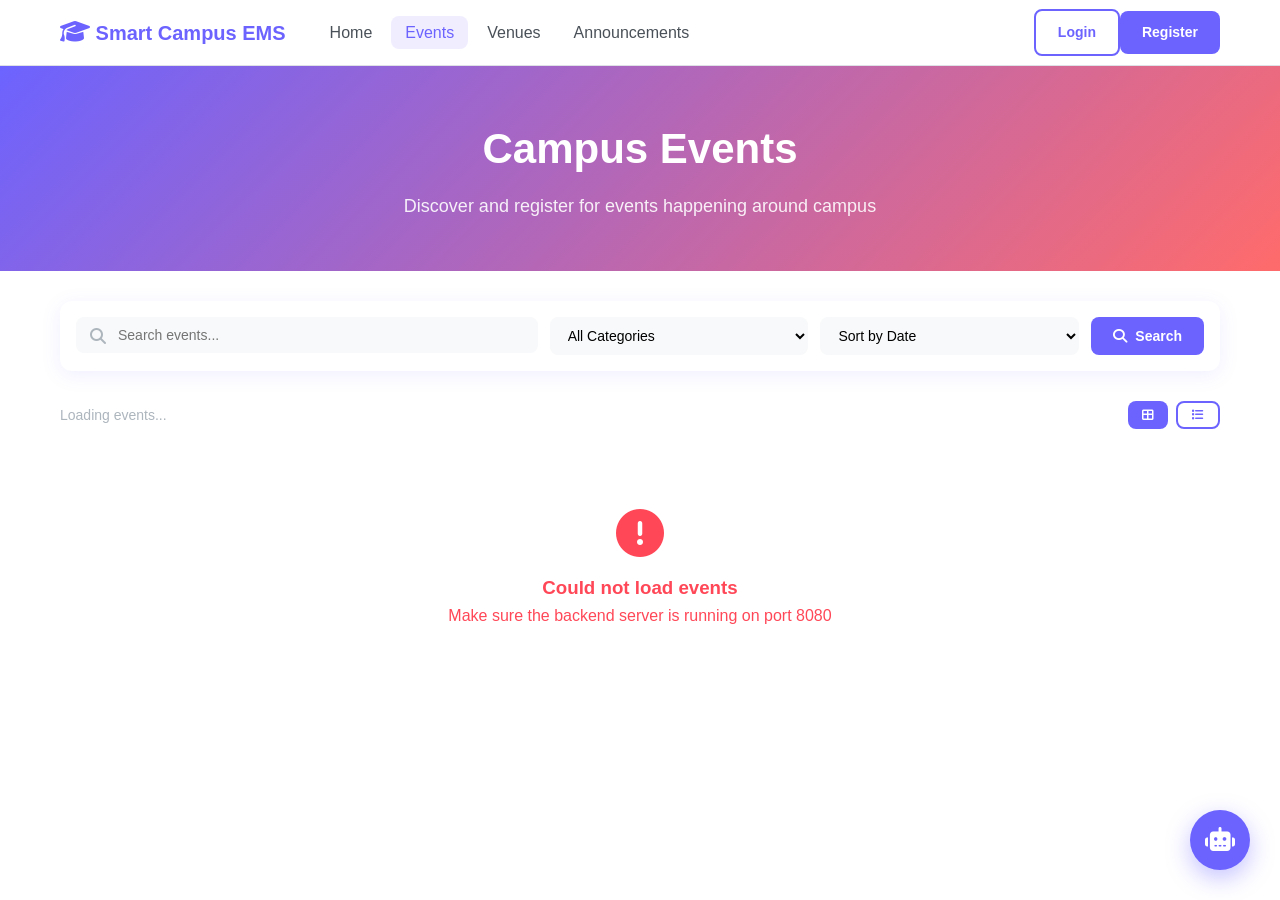
<file: smart-campus-streamlit/frontend/pages/events.html>
<!DOCTYPE html>
<html lang="en">
<head>
    <meta charset="UTF-8">
    <meta name="viewport" content="width=device-width, initial-scale=1.0">
    <title>Events - Smart Campus EMS</title>
    <link rel="stylesheet" href="../css/main.css">
    <link rel="stylesheet" href="https://cdnjs.cloudflare.com/ajax/libs/font-awesome/6.4.0/css/all.min.css">
</head>
<body>
<nav class="navbar" id="navbar">
    <div class="nav-container">
        <div class="nav-brand"><a href="../index.html"><i class="fas fa-graduation-cap"></i> Smart Campus EMS</a></div>
        <ul class="nav-links" id="navLinks">
            <li><a href="../index.html">Home</a></li>
            <li><a href="events.html" class="active">Events</a></li>
            <li><a href="venues.html">Venues</a></li>
            <li><a href="announcements.html">Announcements</a></li>
        </ul>
        <div class="nav-actions">
            <div id="authButtons"><a href="login.html" class="btn btn-outline">Login</a><a href="register.html" class="btn btn-primary">Register</a></div>
            <div id="userMenu" class="user-menu hidden">
                <div class="user-avatar" id="userAvatar"></div>
                <div class="dropdown-menu">
                    <a href="dashboard.html"><i class="fas fa-tachometer-alt"></i> Dashboard</a>
                    <a href="my-events.html"><i class="fas fa-calendar-check"></i> My Events</a>
                    <hr><a href="#" onclick="logout()"><i class="fas fa-sign-out-alt"></i> Logout</a>
                </div>
            </div>
            <div class="notification-bell hidden" id="notifBell" onclick="toggleNotifications()"><i class="fas fa-bell"></i><span class="notif-badge" id="notifCount">0</span></div>
            <button class="nav-toggle" id="navToggle"><i class="fas fa-bars"></i></button>
        </div>
    </div>
</nav>

<div style="padding-top:65px">
    <!-- Page Header -->
    <div style="background:linear-gradient(135deg,var(--primary),var(--secondary));padding:50px 20px;text-align:center;color:white">
        <h1 style="font-size:42px;font-weight:800;margin-bottom:10px">Campus Events</h1>
        <p style="opacity:0.9;font-size:18px">Discover and register for events happening around campus</p>
    </div>

    <div class="container" style="padding-top:30px;padding-bottom:60px">
        <!-- Search & Filter -->
        <div class="search-bar">
            <div class="input-with-icon" style="flex:2">
                <i class="fas fa-search" style="position:absolute;left:14px;top:50%;transform:translateY(-50%);color:var(--gray-500)"></i>
                <input type="text" id="searchInput" placeholder="Search events..." style="padding-left:42px;width:100%;border:none;padding:10px 14px 10px 42px;background:var(--gray-100);border-radius:8px;font-size:14px" oninput="debounceSearch()">
            </div>
            <select id="categoryFilter" onchange="loadEvents()" style="border:none;padding:10px 14px;background:var(--gray-100);border-radius:8px;font-size:14px;cursor:pointer">
                <option value="">All Categories</option>
                <option value="ACADEMIC">Academic</option>
                <option value="CULTURAL">Cultural</option>
                <option value="SPORTS">Sports</option>
                <option value="WORKSHOP">Workshop</option>
                <option value="SEMINAR">Seminar</option>
                <option value="CONFERENCE">Conference</option>
                <option value="SOCIAL">Social</option>
            </select>
            <select id="sortFilter" onchange="loadEvents()" style="border:none;padding:10px 14px;background:var(--gray-100);border-radius:8px;font-size:14px;cursor:pointer">
                <option value="">Sort by Date</option>
                <option value="free">Free Events</option>
            </select>
            <button class="btn btn-primary" onclick="loadEvents()"><i class="fas fa-search"></i> Search</button>
        </div>

        <!-- Results Count -->
        <div style="display:flex;justify-content:space-between;align-items:center;margin-bottom:20px">
            <p style="color:var(--gray-500);font-size:14px" id="resultCount">Loading events...</p>
            <div style="display:flex;gap:8px">
                <button onclick="setView('grid')" id="gridBtn" class="btn btn-primary btn-sm"><i class="fas fa-th-large"></i></button>
                <button onclick="setView('list')" id="listBtn" class="btn btn-outline btn-sm"><i class="fas fa-list"></i></button>
            </div>
        </div>

        <!-- Events Container -->
        <div id="eventsContainer" class="events-grid">
            <div class="loading-spinner" style="grid-column:1/-1"><div class="spinner"></div></div>
        </div>

        <!-- Pagination -->
        <div id="pagination" style="display:flex;justify-content:center;gap:8px;margin-top:40px"></div>
    </div>
</div>

<!-- Notification Panel -->
<div class="notif-panel hidden" id="notifPanel">
    <div class="notif-header"><h4>Notifications</h4><button onclick="toggleNotifications()"><i class="fas fa-times"></i></button></div>
    <div class="notif-list" id="notifList"></div>
</div>

<!-- Chatbot -->
<div class="chatbot-container" id="chatbotContainer">
    <div class="chatbot-header">
        <div class="chatbot-title"><div class="chatbot-avatar"><i class="fas fa-robot"></i></div><div><strong>Campus Assistant</strong><small>Ask me anything!</small></div></div>
        <button onclick="toggleChatbot()"><i class="fas fa-times"></i></button>
    </div>
    <div class="chatbot-messages" id="chatbotMessages">
        <div class="bot-message"><div class="bot-bubble">👋 Hi! I can help you find the perfect event. Ask me about categories, dates, or anything!</div></div>
    </div>
    <div class="chatbot-input">
        <input type="text" id="chatInput" placeholder="Ask about events..." onkeypress="handleChatKey(event)">
        <button onclick="sendChatMessage()"><i class="fas fa-paper-plane"></i></button>
    </div>
</div>
<button class="chatbot-toggle" id="chatbotToggle" onclick="toggleChatbot()"><i class="fas fa-robot"></i></button>

<script src="../js/api.js"></script>
<script src="../js/auth.js"></script>
<script src="../js/chatbot.js"></script>
<script>
let currentPage = 0;
let totalPages = 0;
let searchTimeout;
let currentView = 'grid';

document.addEventListener('DOMContentLoaded', () => {
    const params = new URLSearchParams(window.location.search);
    const cat = params.get('category');
    if (cat) document.getElementById('categoryFilter').value = cat;
    loadEvents();
});

async function loadEvents(page = 0) {
    currentPage = page;
    const search = document.getElementById('searchInput').value.trim();
    const category = document.getElementById('categoryFilter').value;
    const container = document.getElementById('eventsContainer');
    container.innerHTML = '<div class="loading-spinner" style="grid-column:1/-1"><div class="spinner"></div></div>';

    try {
        const res = await API.getEvents({ page, size: 9, search, category });
        totalPages = res.totalPages || 0;
        document.getElementById('resultCount').textContent = `Showing ${res.events?.length || 0} of ${res.totalElements || 0} events`;

        if (!res.events || res.events.length === 0) {
            container.innerHTML = '<div style="grid-column:1/-1;text-align:center;padding:60px;color:var(--gray-500)"><i class="fas fa-calendar-times" style="font-size:48px;margin-bottom:16px;display:block"></i><h3>No events found</h3><p>Try adjusting your search or filters</p></div>';
        } else {
            container.innerHTML = res.events.map(e => createEventCard(e)).join('');
        }
        renderPagination();
    } catch(e) {
        container.innerHTML = '<div style="grid-column:1/-1;text-align:center;padding:60px;color:var(--danger)"><i class="fas fa-exclamation-circle" style="font-size:48px;margin-bottom:16px;display:block"></i><h3>Could not load events</h3><p>Make sure the backend server is running on port 8080</p></div>';
    }
}

function renderPagination() {
    const el = document.getElementById('pagination');
    if (totalPages <= 1) { el.innerHTML = ''; return; }
    let html = '';
    if (currentPage > 0) html += `<button class="btn btn-outline btn-sm" onclick="loadEvents(${currentPage-1})"><i class="fas fa-chevron-left"></i></button>`;
    for (let i = 0; i < totalPages; i++) {
        html += `<button class="btn ${i===currentPage?'btn-primary':'btn-outline'} btn-sm" onclick="loadEvents(${i})">${i+1}</button>`;
    }
    if (currentPage < totalPages-1) html += `<button class="btn btn-outline btn-sm" onclick="loadEvents(${currentPage+1})"><i class="fas fa-chevron-right"></i></button>`;
    el.innerHTML = html;
}

function debounceSearch() {
    clearTimeout(searchTimeout);
    searchTimeout = setTimeout(() => loadEvents(), 400);
}

function setView(view) {
    currentView = view;
    const c = document.getElementById('eventsContainer');
    c.className = view === 'grid' ? 'events-grid' : '';
    if (view === 'list') c.style.display = 'flex', c.style.flexDirection = 'column', c.style.gap = '16px';
    document.getElementById('gridBtn').className = `btn ${view==='grid'?'btn-primary':'btn-outline'} btn-sm`;
    document.getElementById('listBtn').className = `btn ${view==='list'?'btn-primary':'btn-outline'} btn-sm`;
}
</script>
</body>
</html>
</file>
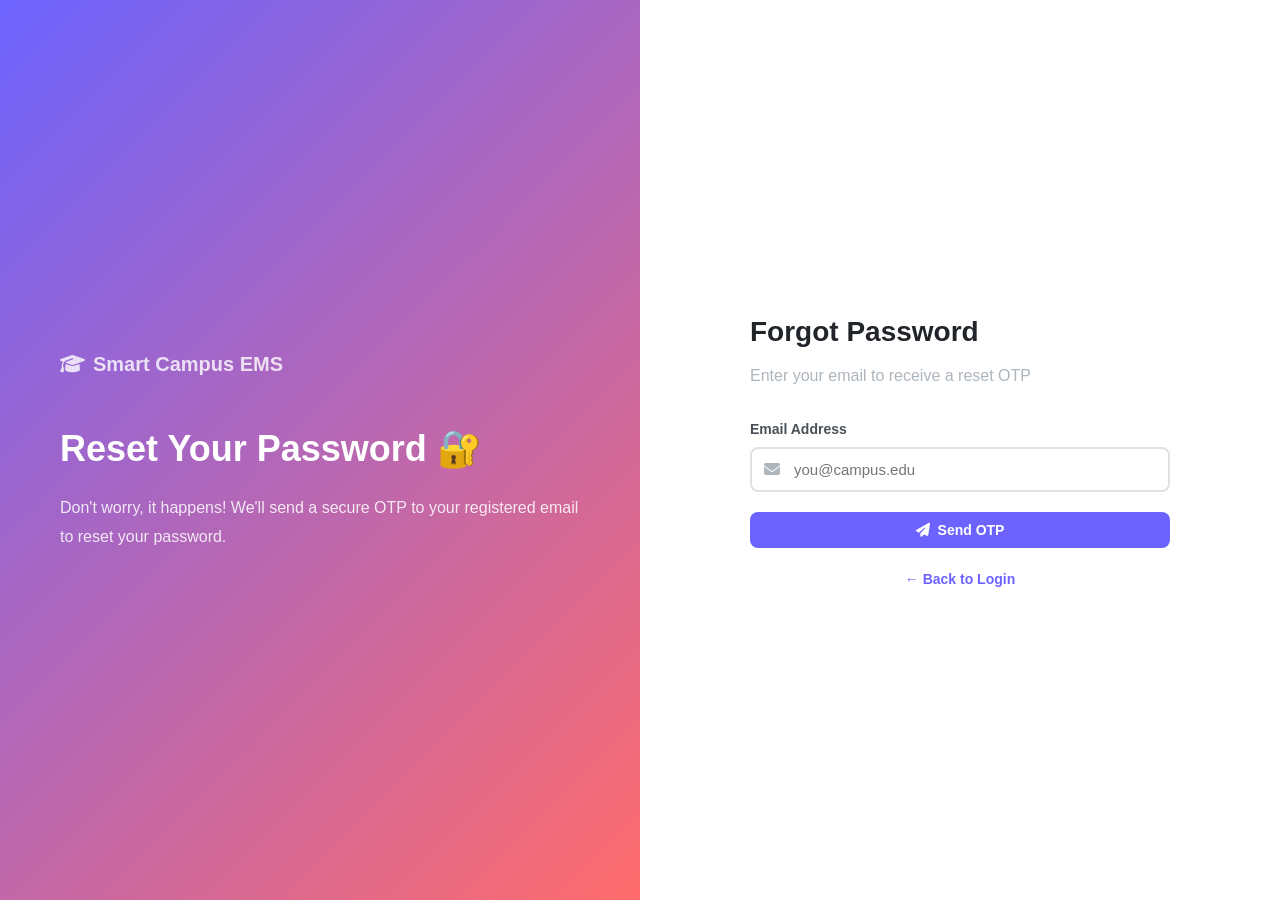
<file: smart-campus-streamlit/frontend/pages/forgot-password.html>
<!DOCTYPE html>
<html lang="en">
<head>
    <meta charset="UTF-8"><meta name="viewport" content="width=device-width, initial-scale=1.0">
    <title>Forgot Password - Smart Campus EMS</title>
    <link rel="stylesheet" href="../css/main.css">
    <link rel="stylesheet" href="https://cdnjs.cloudflare.com/ajax/libs/font-awesome/6.4.0/css/all.min.css">
</head>
<body>
<div class="auth-page">
    <div class="auth-left">
        <a href="../index.html" style="color:rgba(255,255,255,0.8);display:flex;align-items:center;gap:8px;font-size:20px;font-weight:700;margin-bottom:40px"><i class="fas fa-graduation-cap"></i> Smart Campus EMS</a>
        <h2>Reset Your Password 🔐</h2>
        <p style="opacity:0.85;line-height:1.8">Don't worry, it happens! We'll send a secure OTP to your registered email to reset your password.</p>
    </div>
    <div class="auth-right">
        <!-- Step 1: Email -->
        <div class="auth-form" id="step1">
            <h2>Forgot Password</h2>
            <p>Enter your email to receive a reset OTP</p>
            <div id="alertContainer"></div>
            <div class="form-group"><label>Email Address</label>
                <div class="input-with-icon"><i class="fas fa-envelope"></i><input type="email" id="email" placeholder="you@campus.edu"></div>
            </div>
            <button class="btn btn-primary btn-full" onclick="sendResetOtp()" id="sendBtn"><i class="fas fa-paper-plane"></i> Send OTP</button>
            <div class="auth-link"><a href="login.html">← Back to Login</a></div>
        </div>
        <!-- Step 2: OTP + New Password -->
        <div class="auth-form hidden" id="step2">
            <h2>Reset Password</h2>
            <p>Enter the OTP sent to your email and your new password</p>
            <div id="alertContainer2"></div>
            <div class="form-group"><label>OTP</label>
                <div class="otp-inputs">
                    <input type="text" maxlength="1" oninput="moveNext(this,1)" onkeydown="movePrev(event,0)">
                    <input type="text" maxlength="1" oninput="moveNext(this,2)" onkeydown="movePrev(event,1)">
                    <input type="text" maxlength="1" oninput="moveNext(this,3)" onkeydown="movePrev(event,2)">
                    <input type="text" maxlength="1" oninput="moveNext(this,4)" onkeydown="movePrev(event,3)">
                    <input type="text" maxlength="1" oninput="moveNext(this,5)" onkeydown="movePrev(event,4)">
                    <input type="text" maxlength="1" onkeydown="movePrev(event,5)">
                </div>
            </div>
            <div class="form-group"><label>New Password</label>
                <div class="input-with-icon"><i class="fas fa-lock"></i><input type="password" id="newPassword" placeholder="Min. 6 characters"></div>
            </div>
            <div class="form-group"><label>Confirm Password</label>
                <div class="input-with-icon"><i class="fas fa-lock"></i><input type="password" id="confirmPassword" placeholder="Repeat new password"></div>
            </div>
            <button class="btn btn-primary btn-full" onclick="resetPassword()"><i class="fas fa-key"></i> Reset Password</button>
        </div>
    </div>
</div>
<script src="../js/api.js"></script>
<script>
let resetEmail = '';
async function sendResetOtp() {
    const email = document.getElementById('email').value.trim();
    if (!email) { showAlert('Please enter your email', 'error'); return; }
    const btn = document.getElementById('sendBtn');
    btn.disabled = true; btn.innerHTML = '<div class="spinner" style="width:18px;height:18px;border-width:2px"></div> Sending...';
    const res = await API.forgotPassword({ email });
    showAlert(res.message || 'OTP sent!', 'success');
    resetEmail = email;
    setTimeout(() => { document.getElementById('step1').classList.add('hidden'); document.getElementById('step2').classList.remove('hidden'); }, 1000);
}
async function resetPassword() {
    const inputs = document.querySelectorAll('.otp-inputs input');
    const otp = Array.from(inputs).map(i=>i.value).join('');
    const newPassword = document.getElementById('newPassword').value;
    const confirm = document.getElementById('confirmPassword').value;
    if (otp.length!==6) { showAlert('Enter 6-digit OTP','error','alertContainer2'); return; }
    if (newPassword !== confirm) { showAlert('Passwords do not match','error','alertContainer2'); return; }
    const res = await API.resetPassword({ email: resetEmail, otp, newPassword });
    if (res.message?.includes('success')) {
        showAlert('Password reset! Redirecting...','success','alertContainer2');
        setTimeout(() => window.location.href='login.html', 1500);
    } else showAlert(res.message||'Error','error','alertContainer2');
}
function moveNext(el,next) { if(el.value.length===1){const i=document.querySelectorAll('.otp-inputs input');if(next<i.length)i[next].focus();} }
function movePrev(e,prev) { if(e.key==='Backspace'){const i=document.querySelectorAll('.otp-inputs input');if(!i[prev+1]?.value&&prev>=0)i[prev].focus();} }
</script>
</body>
</html>
</file>
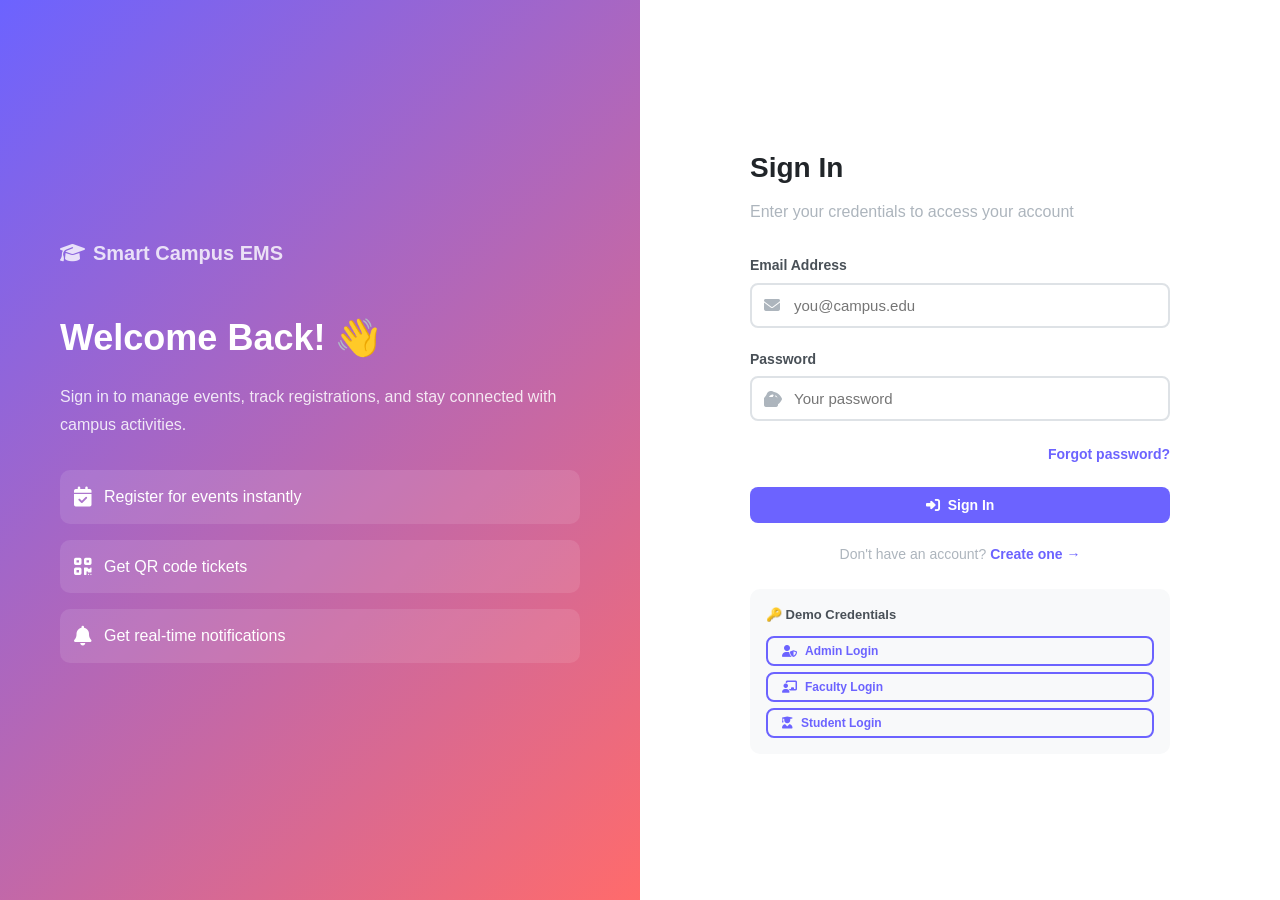
<file: smart-campus-streamlit/frontend/pages/login.html>
<!DOCTYPE html>
<html lang="en">
<head>
    <meta charset="UTF-8">
    <meta name="viewport" content="width=device-width, initial-scale=1.0">
    <title>Login - Smart Campus EMS</title>
    <link rel="stylesheet" href="../css/main.css">
    <link rel="stylesheet" href="https://cdnjs.cloudflare.com/ajax/libs/font-awesome/6.4.0/css/all.min.css">
</head>
<body>
<div class="auth-page">
    <!-- Left Panel -->
    <div class="auth-left">
        <div style="margin-bottom:40px">
            <a href="../index.html" style="color:rgba(255,255,255,0.8);display:flex;align-items:center;gap:8px;font-size:20px;font-weight:700">
                <i class="fas fa-graduation-cap"></i> Smart Campus EMS
            </a>
        </div>
        <h2>Welcome Back! 👋</h2>
        <p style="opacity:0.85;line-height:1.8;margin-bottom:30px">Sign in to manage events, track registrations, and stay connected with campus activities.</p>
        <div style="display:flex;flex-direction:column;gap:16px">
            <div style="display:flex;align-items:center;gap:12px;background:rgba(255,255,255,0.1);padding:14px;border-radius:10px">
                <i class="fas fa-calendar-check" style="font-size:20px"></i>
                <span>Register for events instantly</span>
            </div>
            <div style="display:flex;align-items:center;gap:12px;background:rgba(255,255,255,0.1);padding:14px;border-radius:10px">
                <i class="fas fa-qrcode" style="font-size:20px"></i>
                <span>Get QR code tickets</span>
            </div>
            <div style="display:flex;align-items:center;gap:12px;background:rgba(255,255,255,0.1);padding:14px;border-radius:10px">
                <i class="fas fa-bell" style="font-size:20px"></i>
                <span>Get real-time notifications</span>
            </div>
        </div>
    </div>

    <!-- Right Panel -->
    <div class="auth-right">
        <div class="auth-form">
            <h2>Sign In</h2>
            <p>Enter your credentials to access your account</p>
            <div id="alertContainer"></div>

            <div class="form-group">
                <label>Email Address</label>
                <div class="input-with-icon">
                    <i class="fas fa-envelope"></i>
                    <input type="email" id="email" placeholder="you@campus.edu" required>
                </div>
            </div>
            <div class="form-group">
                <label>Password</label>
                <div class="input-with-icon">
                    <i class="fas fa-lock"></i>
                    <input type="password" id="password" placeholder="Your password" required>
                    <i class="fas fa-eye password-toggle" onclick="togglePassword()"></i>
                </div>
            </div>
            <div style="text-align:right;margin-bottom:20px">
                <a href="forgot-password.html" style="color:var(--primary);font-size:14px;font-weight:600">Forgot password?</a>
            </div>

            <button class="btn btn-primary btn-full" onclick="handleLogin()" id="loginBtn">
                <i class="fas fa-sign-in-alt"></i> Sign In
            </button>

            <div class="auth-link">
                Don't have an account? <a href="register.html">Create one →</a>
            </div>

            <!-- Demo Credentials -->
            <div style="margin-top:24px;background:var(--gray-100);border-radius:10px;padding:16px">
                <p style="font-size:13px;font-weight:700;margin-bottom:10px;color:var(--gray-700)">🔑 Demo Credentials</p>
                <div style="display:flex;flex-direction:column;gap:6px">
                    <button onclick="fillDemo('admin@campus.edu','password123')" class="btn btn-outline btn-sm" style="justify-content:flex-start">
                        <i class="fas fa-user-shield"></i> Admin Login
                    </button>
                    <button onclick="fillDemo('faculty@campus.edu','password123')" class="btn btn-outline btn-sm" style="justify-content:flex-start">
                        <i class="fas fa-chalkboard-teacher"></i> Faculty Login
                    </button>
                    <button onclick="fillDemo('student@campus.edu','password123')" class="btn btn-outline btn-sm" style="justify-content:flex-start">
                        <i class="fas fa-user-graduate"></i> Student Login
                    </button>
                </div>
            </div>
        </div>
    </div>
</div>

<script src="../js/api.js"></script>
<script>
    if (isLoggedIn()) window.location.href = '../pages/dashboard.html';

    async function handleLogin() {
        const email = document.getElementById('email').value.trim();
        const password = document.getElementById('password').value;
        if (!email || !password) { showAlert('Please fill in all fields', 'error'); return; }
        const btn = document.getElementById('loginBtn');
        btn.disabled = true; btn.innerHTML = '<div class="spinner" style="width:20px;height:20px;border-width:2px"></div> Signing in...';
        try {
            const res = await API.login({ email, password });
            if (res.token) {
                setAuth(res.token, res.user);
                showAlert('Login successful! Redirecting...', 'success');
                setTimeout(() => {
                    const role = res.user.role;
                    window.location.href = role === 'ADMIN' ? '../pages/admin.html' : '../pages/dashboard.html';
                }, 1000);
            } else if (res.needsVerification) {
                showAlert('Please verify your email first.', 'warning');
                setTimeout(() => window.location.href = `verify-otp.html?email=${encodeURIComponent(email)}`, 1500);
            } else {
                showAlert(res.message || 'Invalid credentials', 'error');
                btn.disabled = false; btn.innerHTML = '<i class="fas fa-sign-in-alt"></i> Sign In';
            }
        } catch(e) {
            showAlert('Connection error. Please check backend is running.', 'error');
            btn.disabled = false; btn.innerHTML = '<i class="fas fa-sign-in-alt"></i> Sign In';
        }
    }

    function fillDemo(email, pwd) {
        document.getElementById('email').value = email;
        document.getElementById('password').value = pwd;
    }

    function togglePassword() {
        const inp = document.getElementById('password');
        inp.type = inp.type === 'password' ? 'text' : 'password';
    }

    document.getElementById('password').addEventListener('keypress', e => { if(e.key==='Enter') handleLogin(); });
</script>
</body>
</html>
</file>
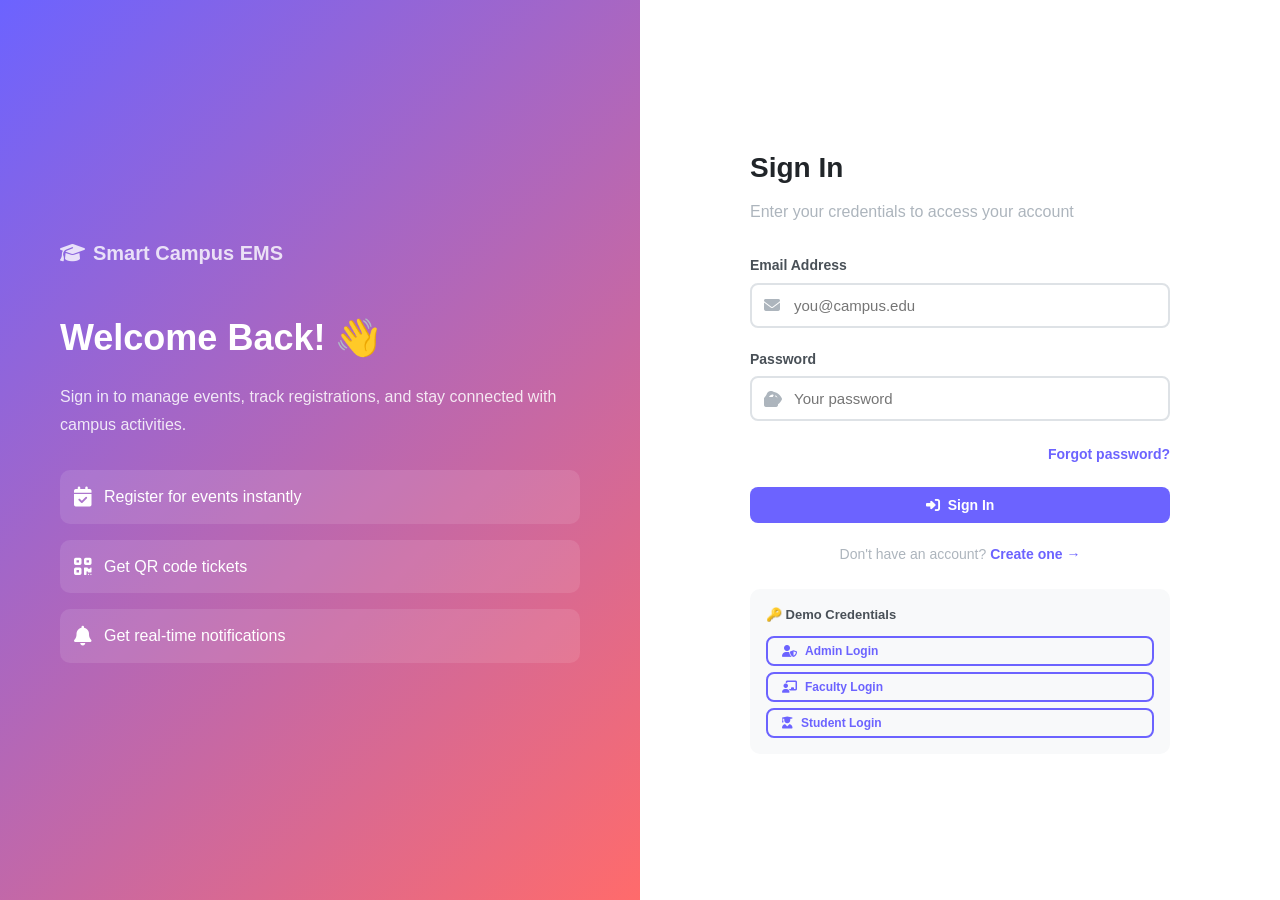
<file: smart-campus-streamlit/frontend/pages/my-events.html>
<!DOCTYPE html>
<html lang="en">
<head>
    <meta charset="UTF-8"><meta name="viewport" content="width=device-width, initial-scale=1.0">
    <title>My Events - Smart Campus EMS</title>
    <link rel="stylesheet" href="../css/main.css">
    <link rel="stylesheet" href="https://cdnjs.cloudflare.com/ajax/libs/font-awesome/6.4.0/css/all.min.css">
</head>
<body>
<div class="dashboard">
    <aside class="sidebar">
        <div class="sidebar-logo"><i class="fas fa-graduation-cap"></i> Campus EMS</div>
        <ul class="sidebar-menu">
            <li><a href="dashboard.html"><i class="fas fa-tachometer-alt"></i> Dashboard</a></li>
            <li><a href="events.html"><i class="fas fa-calendar-alt"></i> Events</a></li>
            <li><a href="my-events.html" class="active"><i class="fas fa-calendar-check"></i> My Events</a></li>
            <li><a href="announcements.html"><i class="fas fa-bullhorn"></i> Announcements</a></li>
            <li><a href="venues.html"><i class="fas fa-map-marker-alt"></i> Venues</a></li>
            <li><a href="profile.html"><i class="fas fa-user"></i> Profile</a></li>
            <li><a href="#" onclick="logout()"><i class="fas fa-sign-out-alt"></i> Logout</a></li>
        </ul>
    </aside>
    <main class="main-content">
        <div class="page-header">
            <h1>My Events</h1>
            <a href="events.html" class="btn btn-primary"><i class="fas fa-search"></i> Find Events</a>
        </div>
        <!-- Tabs -->
        <div style="display:flex;gap:8px;margin-bottom:24px;border-bottom:2px solid var(--gray-300);padding-bottom:-2px">
            <button class="tab-btn active" onclick="switchTab('registered')" id="tab-registered" style="padding:10px 20px;border:none;background:none;font-weight:600;color:var(--primary);border-bottom:3px solid var(--primary);cursor:pointer">Registered Events</button>
            <button class="tab-btn" onclick="switchTab('organized')" id="tab-organized" style="padding:10px 20px;border:none;background:none;font-weight:600;color:var(--gray-500);border-bottom:3px solid transparent;cursor:pointer">Organized Events</button>
        </div>

        <div id="tab-registered-content">
            <div id="registeredList"><div class="loading-spinner"><div class="spinner"></div></div></div>
        </div>
        <div id="tab-organized-content" style="display:none">
            <div id="organizedList"><div class="loading-spinner"><div class="spinner"></div></div></div>
        </div>
    </main>
</div>

<!-- QR Modal -->
<div id="qrModal" class="modal-overlay hidden">
    <div class="modal" style="text-align:center;max-width:380px">
        <button class="modal-close" onclick="document.getElementById('qrModal').classList.add('hidden')" style="position:absolute;top:16px;right:16px"><i class="fas fa-times"></i></button>
        <div class="ticket-card"><div class="ticket-number">EVENT TICKET</div><div class="ticket-event" id="qrEventName">-</div><div id="qrTicketNum" style="font-size:11px;opacity:0.8"></div></div>
        <img id="qrImg" src="" style="width:200px;height:200px;border:4px solid var(--gray-300);border-radius:10px;margin:16px 0">
        <p style="font-size:13px;color:var(--gray-500)">Show this QR code at the event entrance</p>
    </div>
</div>

<script src="../js/api.js"></script><script src="../js/auth.js"></script>
<script>
let activeTab = 'registered';
document.addEventListener('DOMContentLoaded', async () => {
    if (!isLoggedIn()) { window.location.href='login.html'; return; }
    loadRegistered(); loadOrganized();
});

async function loadRegistered() {
    const el = document.getElementById('registeredList');
    try {
        const regs = await API.getMyEvents();
        if (!regs || regs.length===0) { el.innerHTML='<div class="empty-state"><i class="fas fa-calendar-times" style="font-size:48px;margin-bottom:16px;display:block"></i><p>No registrations yet</p><a href="events.html" class="btn btn-primary" style="margin-top:10px">Browse Events</a></div>'; return; }
        el.innerHTML = `<div class="table-container"><table>
            <thead><tr><th>Event</th><th>Date</th><th>Status</th><th>Ticket</th><th>Actions</th></tr></thead>
            <tbody>${regs.map(r=>`<tr>
                <td><strong>${r.event?.title||'N/A'}</strong><br><small style="color:var(--gray-500)">${r.event?.category||''}</small></td>
                <td>${formatDate(r.event?.startDate)}</td>
                <td><span class="badge ${r.registrationStatus==='CONFIRMED'?'badge-success':'badge-gray'}">${r.registrationStatus}</span></td>
                <td style="font-size:12px;font-family:monospace">${r.ticketNumber||'-'}</td>
                <td style="display:flex;gap:6px">
                    <button class="btn btn-primary btn-sm" onclick="viewQr('${r.ticketNumber||''}','${(r.event?.title||'').replace(/'/g,"\\'")}','${r.qrCode||''}')"><i class="fas fa-qrcode"></i></button>
                    <a href="event-detail.html?id=${r.event?.id}" class="btn btn-outline btn-sm"><i class="fas fa-eye"></i></a>
                </td>
            </tr>`).join('')}</tbody>
        </table></div>`;
    } catch(e) { el.innerHTML='<p style="color:var(--danger)">Error loading events</p>'; }
}

async function loadOrganized() {
    const el = document.getElementById('organizedList');
    try {
        const events = await API.getMyOrganizedEvents();
        if (!events || events.length===0) { el.innerHTML='<div class="empty-state"><i class="fas fa-calendar-plus" style="font-size:48px;margin-bottom:16px;display:block"></i><p>No events organized yet</p></div>'; return; }
        el.innerHTML = `<div class="table-container"><table>
            <thead><tr><th>Event</th><th>Date</th><th>Status</th><th>Registrations</th><th>Actions</th></tr></thead>
            <tbody>${events.map(e=>`<tr>
                <td><strong>${e.title}</strong><br><small style="color:var(--gray-500)">${e.category}</small></td>
                <td>${formatDate(e.startDate)}</td>
                <td><span class="badge ${e.status==='PUBLISHED'?'badge-success':e.status==='COMPLETED'?'badge-primary':'badge-gray'}">${e.status}</span></td>
                <td>${e.currentAttendees||0}${e.maxAttendees?'/'+e.maxAttendees:''}</td>
                <td><a href="event-detail.html?id=${e.id}" class="btn btn-outline btn-sm"><i class="fas fa-eye"></i> View</a></td>
            </tr>`).join('')}</tbody>
        </table></div>`;
    } catch(e) { el.innerHTML='<p style="color:var(--danger)">Error loading organized events</p>'; }
}

function switchTab(tab) {
    activeTab = tab;
    document.getElementById('tab-registered-content').style.display = tab==='registered'?'block':'none';
    document.getElementById('tab-organized-content').style.display = tab==='organized'?'block':'none';
    ['registered','organized'].forEach(t => {
        const btn = document.getElementById('tab-'+t);
        btn.style.color = t===tab?'var(--primary)':'var(--gray-500)';
        btn.style.borderBottom = t===tab?'3px solid var(--primary)':'3px solid transparent';
    });
}

function viewQr(ticket, eventName, qrCode) {
    document.getElementById('qrEventName').textContent = eventName;
    document.getElementById('qrTicketNum').textContent = ticket;
    const img = document.getElementById('qrImg');
    img.src = qrCode || '';
    img.style.display = qrCode ? 'block' : 'none';
    document.getElementById('qrModal').classList.remove('hidden');
}
</script>
</body>
</html>
</file>
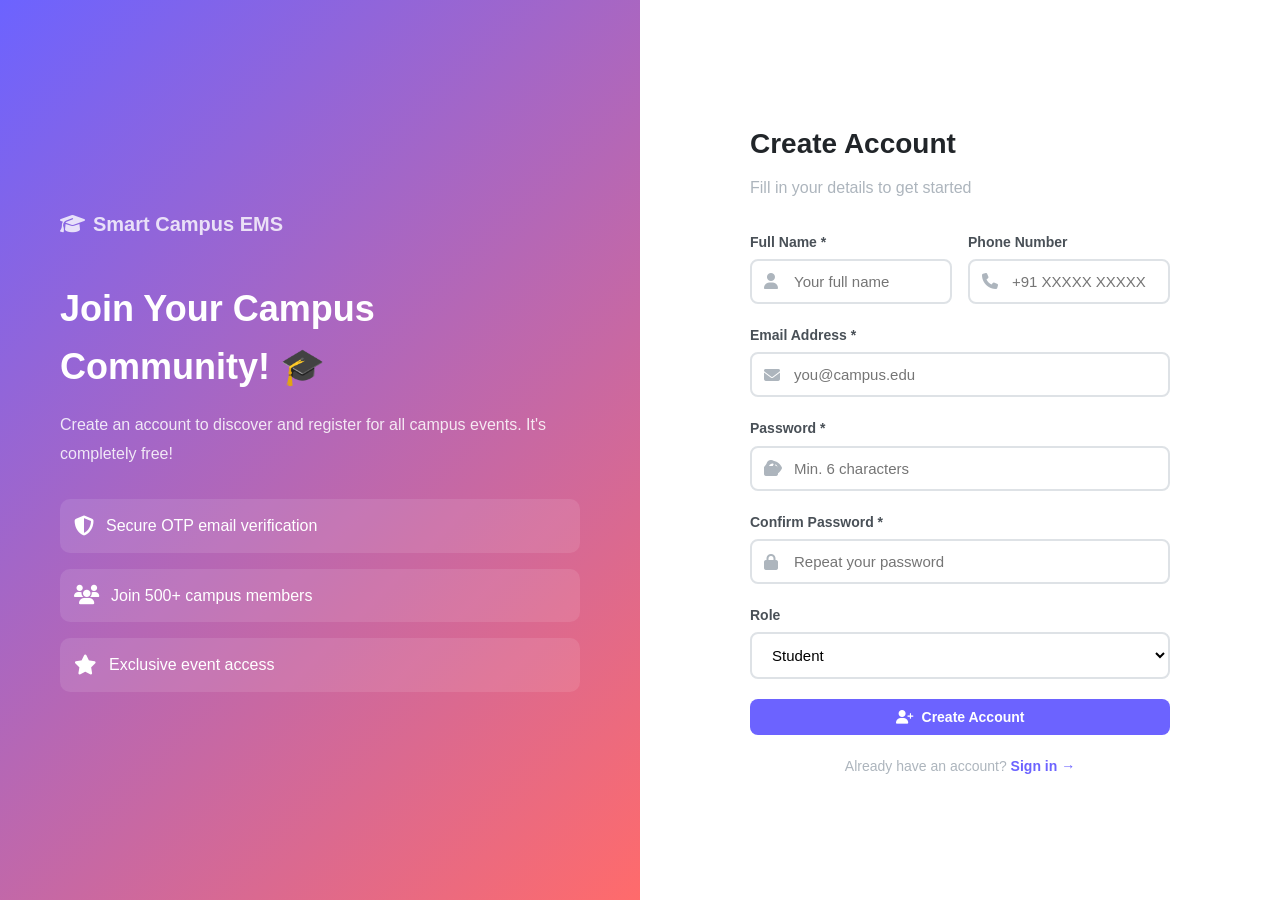
<file: smart-campus-streamlit/frontend/pages/register.html>
<!DOCTYPE html>
<html lang="en">
<head>
    <meta charset="UTF-8">
    <meta name="viewport" content="width=device-width, initial-scale=1.0">
    <title>Register - Smart Campus EMS</title>
    <link rel="stylesheet" href="../css/main.css">
    <link rel="stylesheet" href="https://cdnjs.cloudflare.com/ajax/libs/font-awesome/6.4.0/css/all.min.css">
</head>
<body>
<div class="auth-page">
    <div class="auth-left">
        <div style="margin-bottom:40px">
            <a href="../index.html" style="color:rgba(255,255,255,0.8);display:flex;align-items:center;gap:8px;font-size:20px;font-weight:700">
                <i class="fas fa-graduation-cap"></i> Smart Campus EMS
            </a>
        </div>
        <h2>Join Your Campus Community! 🎓</h2>
        <p style="opacity:0.85;line-height:1.8;margin-bottom:30px">Create an account to discover and register for all campus events. It's completely free!</p>
        <div style="display:flex;flex-direction:column;gap:16px">
            <div style="display:flex;align-items:center;gap:12px;background:rgba(255,255,255,0.1);padding:14px;border-radius:10px">
                <i class="fas fa-shield-alt" style="font-size:20px"></i>
                <span>Secure OTP email verification</span>
            </div>
            <div style="display:flex;align-items:center;gap:12px;background:rgba(255,255,255,0.1);padding:14px;border-radius:10px">
                <i class="fas fa-users" style="font-size:20px"></i>
                <span>Join 500+ campus members</span>
            </div>
            <div style="display:flex;align-items:center;gap:12px;background:rgba(255,255,255,0.1);padding:14px;border-radius:10px">
                <i class="fas fa-star" style="font-size:20px"></i>
                <span>Exclusive event access</span>
            </div>
        </div>
    </div>

    <div class="auth-right">
        <!-- Step 1: Registration Form -->
        <div class="auth-form" id="step1">
            <h2>Create Account</h2>
            <p>Fill in your details to get started</p>
            <div id="alertContainer"></div>

            <div class="form-row">
                <div class="form-group">
                    <label>Full Name *</label>
                    <div class="input-with-icon">
                        <i class="fas fa-user"></i>
                        <input type="text" id="name" placeholder="Your full name" required>
                    </div>
                </div>
                <div class="form-group">
                    <label>Phone Number</label>
                    <div class="input-with-icon">
                        <i class="fas fa-phone"></i>
                        <input type="tel" id="phone" placeholder="+91 XXXXX XXXXX">
                    </div>
                </div>
            </div>
            <div class="form-group">
                <label>Email Address *</label>
                <div class="input-with-icon">
                    <i class="fas fa-envelope"></i>
                    <input type="email" id="email" placeholder="you@campus.edu" required>
                </div>
            </div>
            <div class="form-group">
                <label>Password *</label>
                <div class="input-with-icon">
                    <i class="fas fa-lock"></i>
                    <input type="password" id="password" placeholder="Min. 6 characters" required>
                    <i class="fas fa-eye password-toggle" onclick="togglePass('password')"></i>
                </div>
            </div>
            <div class="form-group">
                <label>Confirm Password *</label>
                <div class="input-with-icon">
                    <i class="fas fa-lock"></i>
                    <input type="password" id="confirmPassword" placeholder="Repeat your password" required>
                </div>
            </div>
            <div class="form-group">
                <label>Role</label>
                <select id="role">
                    <option value="STUDENT">Student</option>
                    <option value="FACULTY">Faculty</option>
                    <option value="STAFF">Staff</option>
                </select>
            </div>

            <button class="btn btn-primary btn-full" onclick="handleRegister()" id="registerBtn">
                <i class="fas fa-user-plus"></i> Create Account
            </button>
            <div class="auth-link">Already have an account? <a href="login.html">Sign in →</a></div>
        </div>

        <!-- Step 2: OTP Verification -->
        <div class="auth-form hidden" id="step2">
            <div style="text-align:center;margin-bottom:20px">
                <div style="width:72px;height:72px;background:var(--primary-light);border-radius:50%;display:flex;align-items:center;justify-content:center;margin:0 auto 16px;font-size:32px;color:var(--primary)">
                    <i class="fas fa-envelope-open-text"></i>
                </div>
                <h2>Verify Your Email</h2>
                <p>We sent a 6-digit OTP to <strong id="sentEmail"></strong></p>
            </div>
            <div id="alertContainer2"></div>

            <div class="otp-inputs" id="otpInputs">
                <input type="text" maxlength="1" oninput="moveNext(this,1)" onkeydown="movePrev(event,0)">
                <input type="text" maxlength="1" oninput="moveNext(this,2)" onkeydown="movePrev(event,1)">
                <input type="text" maxlength="1" oninput="moveNext(this,3)" onkeydown="movePrev(event,2)">
                <input type="text" maxlength="1" oninput="moveNext(this,4)" onkeydown="movePrev(event,3)">
                <input type="text" maxlength="1" oninput="moveNext(this,5)" onkeydown="movePrev(event,4)">
                <input type="text" maxlength="1" onkeydown="movePrev(event,5)">
            </div>

            <button class="btn btn-primary btn-full" onclick="handleVerifyOtp()" id="verifyBtn">
                <i class="fas fa-check-circle"></i> Verify OTP
            </button>

            <div style="text-align:center;margin-top:16px">
                <p style="font-size:14px;color:var(--gray-500)">Didn't receive OTP? 
                    <a href="#" onclick="resendOtp()" style="color:var(--primary);font-weight:600" id="resendLink">Resend OTP</a>
                </p>
                <p style="font-size:12px;color:var(--gray-500);margin-top:8px">OTP expires in <span id="countdown" style="color:var(--danger);font-weight:700">10:00</span></p>
            </div>
        </div>
    </div>
</div>

<script src="../js/api.js"></script>
<script>
    let regEmail = '';
    let countdownTimer;

    async function handleRegister() {
        const name = document.getElementById('name').value.trim();
        const email = document.getElementById('email').value.trim();
        const password = document.getElementById('password').value;
        const confirm = document.getElementById('confirmPassword').value;
        const phone = document.getElementById('phone').value.trim();
        const role = document.getElementById('role').value;

        if (!name || !email || !password) { showAlert('Please fill all required fields', 'error'); return; }
        if (password !== confirm) { showAlert('Passwords do not match', 'error'); return; }
        if (password.length < 6) { showAlert('Password must be at least 6 characters', 'error'); return; }

        const btn = document.getElementById('registerBtn');
        btn.disabled = true; btn.innerHTML = '<div class="spinner" style="width:20px;height:20px;border-width:2px"></div> Creating...';
        try {
            const res = await API.register({ name, email, password, phone, role });
            if (res.message && res.message.includes('successful')) {
                regEmail = email;
                document.getElementById('step1').classList.add('hidden');
                document.getElementById('step2').classList.remove('hidden');
                document.getElementById('sentEmail').textContent = email;
                startCountdown(600);
            } else {
                showAlert(res.message || 'Registration failed', 'error');
                btn.disabled = false; btn.innerHTML = '<i class="fas fa-user-plus"></i> Create Account';
            }
        } catch(e) {
            showAlert('Connection error. Please check backend.', 'error');
            btn.disabled = false; btn.innerHTML = '<i class="fas fa-user-plus"></i> Create Account';
        }
    }

    async function handleVerifyOtp() {
        const inputs = document.querySelectorAll('.otp-inputs input');
        const otp = Array.from(inputs).map(i => i.value).join('');
        if (otp.length !== 6) { showAlert('Please enter the 6-digit OTP', 'error', 'alertContainer2'); return; }

        const btn = document.getElementById('verifyBtn');
        btn.disabled = true; btn.innerHTML = '<div class="spinner" style="width:20px;height:20px;border-width:2px"></div> Verifying...';
        try {
            const res = await API.verifyOtp({ email: regEmail, otp });
            if (res.token) {
                setAuth(res.token, res.user);
                clearInterval(countdownTimer);
                showAlert('Email verified! Welcome to Campus EMS! 🎉', 'success', 'alertContainer2');
                setTimeout(() => window.location.href = '../pages/dashboard.html', 1500);
            } else {
                showAlert(res.message || 'Invalid OTP', 'error', 'alertContainer2');
                btn.disabled = false; btn.innerHTML = '<i class="fas fa-check-circle"></i> Verify OTP';
            }
        } catch(e) {
            showAlert('Connection error', 'error', 'alertContainer2');
            btn.disabled = false; btn.innerHTML = '<i class="fas fa-check-circle"></i> Verify OTP';
        }
    }

    async function resendOtp() {
        try {
            await API.resendOtp({ email: regEmail });
            showAlert('OTP resent! Check your email.', 'success', 'alertContainer2');
            startCountdown(600);
        } catch(e) { showAlert('Could not resend OTP', 'error', 'alertContainer2'); }
    }

    function moveNext(el, nextIdx) {
        if (el.value.length === 1) {
            const inputs = document.querySelectorAll('.otp-inputs input');
            if (nextIdx < inputs.length) inputs[nextIdx].focus();
        }
    }
    function movePrev(e, prevIdx) {
        if (e.key === 'Backspace') {
            const inputs = document.querySelectorAll('.otp-inputs input');
            if (!inputs[prevIdx + 1].value && prevIdx >= 0) inputs[prevIdx].focus();
        }
    }

    function startCountdown(seconds) {
        clearInterval(countdownTimer);
        let s = seconds;
        countdownTimer = setInterval(() => {
            s--;
            const m = Math.floor(s / 60), sec = s % 60;
            const el = document.getElementById('countdown');
            if (el) el.textContent = `${m}:${sec.toString().padStart(2,'0')}`;
            if (s <= 0) { clearInterval(countdownTimer); if (el) el.textContent = 'Expired'; }
        }, 1000);
    }

    function togglePass(id) { const i = document.getElementById(id); i.type = i.type === 'password' ? 'text' : 'password'; }
</script>
</body>
</html>
</file>
<file: smart-campus-streamlit/frontend/css/main.css>
/* ===== VARIABLES ===== */
:root {
    --primary: #6c63ff;
    --primary-dark: #5a52e0;
    --primary-light: #f0edff;
    --secondary: #ff6b6b;
    --accent: #ffd93d;
    --success: #6bcb77;
    --warning: #ffa500;
    --danger: #ff4757;
    --dark: #1a1a2e;
    --gray-900: #212529;
    --gray-700: #495057;
    --gray-500: #adb5bd;
    --gray-300: #dee2e6;
    --gray-100: #f8f9fa;
    --white: #ffffff;
    --shadow: 0 4px 20px rgba(108, 99, 255, 0.1);
    --shadow-lg: 0 8px 40px rgba(108, 99, 255, 0.2);
    --border-radius: 12px;
    --transition: all 0.3s ease;
}

/* ===== RESET ===== */
* { margin: 0; padding: 0; box-sizing: border-box; }
body { font-family: 'Segoe UI', Tahoma, Geneva, Verdana, sans-serif; color: var(--gray-900); line-height: 1.6; overflow-x: hidden; }
a { text-decoration: none; color: inherit; }
img { max-width: 100%; }
ul { list-style: none; }

/* ===== UTILS ===== */
.container { max-width: 1200px; margin: 0 auto; padding: 0 20px; }
.section { padding: 80px 0; }
.bg-light { background: var(--gray-100); }
.hidden { display: none !important; }
.gradient-text { background: linear-gradient(135deg, var(--primary), var(--secondary)); -webkit-background-clip: text; -webkit-text-fill-color: transparent; background-clip: text; }
.text-center { text-align: center; }

/* ===== BUTTONS ===== */
.btn { display: inline-flex; align-items: center; gap: 8px; padding: 10px 22px; border-radius: 8px; font-weight: 600; font-size: 14px; cursor: pointer; border: none; transition: var(--transition); }
.btn-primary { background: var(--primary); color: white; }
.btn-primary:hover { background: var(--primary-dark); transform: translateY(-2px); box-shadow: var(--shadow); }
.btn-outline { background: transparent; border: 2px solid var(--primary); color: var(--primary); }
.btn-outline:hover { background: var(--primary); color: white; }
.btn-danger { background: var(--danger); color: white; }
.btn-danger:hover { background: #e0002d; }
.btn-success { background: var(--success); color: white; }
.btn-lg { padding: 14px 30px; font-size: 16px; }
.btn-sm { padding: 6px 14px; font-size: 12px; }
.btn-full { width: 100%; justify-content: center; }
.btn:disabled { opacity: 0.6; cursor: not-allowed; transform: none !important; }

/* ===== NAVBAR ===== */
.navbar { position: fixed; top: 0; width: 100%; background: rgba(255,255,255,0.95); backdrop-filter: blur(10px); z-index: 1000; border-bottom: 1px solid var(--gray-300); transition: var(--transition); }
.navbar.scrolled { box-shadow: var(--shadow); }
.nav-container { max-width: 1200px; margin: 0 auto; padding: 0 20px; display: flex; align-items: center; height: 65px; gap: 30px; }
.nav-brand { display: flex; align-items: center; gap: 10px; font-size: 20px; font-weight: 700; color: var(--primary); white-space: nowrap; }
.nav-brand i { font-size: 24px; }
.nav-links { display: flex; gap: 5px; flex: 1; }
.nav-links a { padding: 8px 14px; border-radius: 8px; font-weight: 500; color: var(--gray-700); transition: var(--transition); }
.nav-links a:hover, .nav-links a.active { color: var(--primary); background: var(--primary-light); }
.nav-actions { display: flex; align-items: center; gap: 12px; margin-left: auto; }
.user-menu { position: relative; cursor: pointer; }
.user-avatar { width: 38px; height: 38px; border-radius: 50%; background: var(--primary); color: white; display: flex; align-items: center; justify-content: center; font-weight: 700; font-size: 16px; }
.dropdown-menu { position: absolute; right: 0; top: 50px; background: white; border-radius: var(--border-radius); box-shadow: var(--shadow-lg); padding: 8px; min-width: 180px; display: none; z-index: 100; }
.user-menu:hover .dropdown-menu { display: block; }
.dropdown-menu a { display: flex; align-items: center; gap: 10px; padding: 10px 14px; border-radius: 8px; color: var(--gray-700); font-size: 14px; transition: var(--transition); }
.dropdown-menu a:hover { background: var(--primary-light); color: var(--primary); }
.dropdown-menu hr { margin: 6px 0; border: none; border-top: 1px solid var(--gray-300); }
.notification-bell { position: relative; cursor: pointer; padding: 8px; border-radius: 8px; background: var(--gray-100); }
.notification-bell i { font-size: 18px; color: var(--gray-700); }
.notif-badge { position: absolute; top: 4px; right: 4px; background: var(--danger); color: white; border-radius: 50%; width: 16px; height: 16px; font-size: 10px; display: flex; align-items: center; justify-content: center; font-weight: 700; }
.nav-toggle { display: none; background: none; border: none; font-size: 20px; cursor: pointer; color: var(--gray-700); }

/* ===== HERO ===== */
.hero { min-height: 100vh; display: grid; grid-template-columns: 1fr 1fr; align-items: center; padding: 100px 80px 60px; background: linear-gradient(135deg, #f8f7ff 0%, #fff0f0 50%, #f0f8ff 100%); position: relative; overflow: hidden; }
.hero::before { content: ''; position: absolute; top: -100px; right: -100px; width: 400px; height: 400px; background: radial-gradient(circle, rgba(108,99,255,0.1) 0%, transparent 70%); }
.hero-content { z-index: 1; }
.hero-badge { display: inline-flex; align-items: center; gap: 8px; background: var(--primary-light); color: var(--primary); padding: 8px 16px; border-radius: 50px; font-size: 14px; font-weight: 600; margin-bottom: 20px; }
.hero h1 { font-size: clamp(36px, 5vw, 58px); font-weight: 800; line-height: 1.2; margin-bottom: 20px; }
.hero p { font-size: 18px; color: var(--gray-700); margin-bottom: 35px; max-width: 500px; }
.hero-actions { display: flex; gap: 16px; flex-wrap: wrap; margin-bottom: 50px; }
.hero-stats { display: flex; gap: 40px; }
.stat span { display: block; font-size: 32px; font-weight: 800; color: var(--primary); }
.stat label { font-size: 14px; color: var(--gray-500); }
.hero-image { position: relative; display: flex; align-items: center; justify-content: center; }
.hero-illustration svg { width: 320px; height: 320px; filter: drop-shadow(0 20px 40px rgba(108,99,255,0.2)); }
.floating-card { position: absolute; background: white; border-radius: var(--border-radius); padding: 12px 18px; box-shadow: var(--shadow-lg); font-size: 13px; font-weight: 600; display: flex; align-items: center; gap: 8px; animation: float 3s ease-in-out infinite; }
.floating-card i { color: var(--primary); }
.card-1 { top: 20%; left: -5%; animation-delay: 0s; }
.card-2 { top: 60%; right: -5%; animation-delay: 1s; }
.card-3 { bottom: 15%; left: 10%; animation-delay: 2s; }
@keyframes float { 0%, 100% { transform: translateY(0); } 50% { transform: translateY(-10px); } }

/* ===== SECTION HEADER ===== */
.section-header { text-align: center; margin-bottom: 50px; display: flex; flex-direction: column; align-items: center; }
.section-header h2 { font-size: 36px; font-weight: 800; margin-bottom: 12px; }
.section-header p { color: var(--gray-500); max-width: 500px; }
.section-header .btn { align-self: flex-end; margin-top: -45px; }

/* ===== FEATURES ===== */
.features-grid { display: grid; grid-template-columns: repeat(3, 1fr); gap: 24px; }
.feature-card { background: white; border-radius: var(--border-radius); padding: 30px; text-align: center; box-shadow: var(--shadow); transition: var(--transition); }
.feature-card:hover { transform: translateY(-6px); box-shadow: var(--shadow-lg); }
.feature-icon { width: 64px; height: 64px; background: var(--primary-light); border-radius: 16px; display: flex; align-items: center; justify-content: center; margin: 0 auto 20px; font-size: 28px; color: var(--primary); }
.feature-card h3 { font-size: 18px; margin-bottom: 10px; }
.feature-card p { color: var(--gray-500); font-size: 14px; }

/* ===== EVENTS GRID ===== */
.events-grid { display: grid; grid-template-columns: repeat(3, 1fr); gap: 24px; }
.event-card { background: white; border-radius: var(--border-radius); overflow: hidden; box-shadow: var(--shadow); transition: var(--transition); cursor: pointer; }
.event-card:hover { transform: translateY(-4px); box-shadow: var(--shadow-lg); }
.event-card-img { height: 180px; background: linear-gradient(135deg, var(--primary), var(--secondary)); display: flex; align-items: center; justify-content: center; position: relative; overflow: hidden; }
.event-card-img img { width: 100%; height: 100%; object-fit: cover; }
.event-category-badge { position: absolute; top: 12px; left: 12px; background: rgba(255,255,255,0.9); color: var(--primary); padding: 4px 10px; border-radius: 20px; font-size: 11px; font-weight: 700; text-transform: uppercase; }
.event-free-badge { position: absolute; top: 12px; right: 12px; background: var(--success); color: white; padding: 4px 10px; border-radius: 20px; font-size: 11px; font-weight: 700; }
.event-card-body { padding: 18px; }
.event-card-body h3 { font-size: 16px; margin-bottom: 10px; line-height: 1.4; }
.event-meta { display: flex; flex-direction: column; gap: 6px; margin-bottom: 15px; }
.event-meta span { display: flex; align-items: center; gap: 8px; font-size: 13px; color: var(--gray-500); }
.event-meta i { color: var(--primary); width: 14px; }
.event-card-footer { display: flex; justify-content: space-between; align-items: center; padding-top: 12px; border-top: 1px solid var(--gray-300); }
.attendee-count { font-size: 12px; color: var(--gray-500); }

/* ===== CATEGORIES ===== */
.categories-grid { display: grid; grid-template-columns: repeat(4, 1fr); gap: 16px; }
.category-card { display: flex; flex-direction: column; align-items: center; gap: 12px; padding: 30px 20px; border-radius: var(--border-radius); text-decoration: none; font-weight: 600; font-size: 14px; transition: var(--transition); }
.category-card i { font-size: 32px; }
.category-card:hover { transform: translateY(-4px); }
.academic { background: #e3f2fd; color: #1565c0; }
.cultural { background: #fce4ec; color: #c62828; }
.sports { background: #e8f5e9; color: #2e7d32; }
.workshop { background: #fff3e0; color: #e65100; }
.seminar { background: #e8eaf6; color: #283593; }
.conference { background: #f3e5f5; color: #6a1b9a; }
.social { background: #e0f7fa; color: #00695c; }
.other { background: var(--gray-100); color: var(--gray-700); }

/* ===== FORMS ===== */
.form-group { margin-bottom: 20px; }
.form-group label { display: block; margin-bottom: 6px; font-weight: 600; font-size: 14px; color: var(--gray-700); }
.form-group input, .form-group select, .form-group textarea { width: 100%; padding: 12px 16px; border: 2px solid var(--gray-300); border-radius: 8px; font-size: 15px; transition: var(--transition); background: white; }
.form-group input:focus, .form-group select:focus, .form-group textarea:focus { outline: none; border-color: var(--primary); box-shadow: 0 0 0 3px rgba(108,99,255,0.1); }
.form-row { display: grid; grid-template-columns: 1fr 1fr; gap: 16px; }
.form-error { color: var(--danger); font-size: 12px; margin-top: 4px; }
.input-with-icon { position: relative; }
.input-with-icon i { position: absolute; left: 14px; top: 50%; transform: translateY(-50%); color: var(--gray-500); }
.input-with-icon input { padding-left: 42px; }
.password-toggle { position: absolute; right: 14px; top: 50%; transform: translateY(-50%); cursor: pointer; color: var(--gray-500); }

/* ===== CARDS ===== */
.card { background: white; border-radius: var(--border-radius); padding: 24px; box-shadow: var(--shadow); }
.card-header { display: flex; justify-content: space-between; align-items: center; margin-bottom: 20px; padding-bottom: 16px; border-bottom: 1px solid var(--gray-300); }
.card-header h3 { font-size: 18px; font-weight: 700; }

/* ===== AUTH PAGES ===== */
.auth-page { min-height: 100vh; display: grid; grid-template-columns: 1fr 1fr; }
.auth-left { background: linear-gradient(135deg, var(--primary), var(--secondary)); padding: 60px; display: flex; flex-direction: column; justify-content: center; color: white; }
.auth-left h2 { font-size: 36px; margin-bottom: 16px; }
.auth-right { display: flex; align-items: center; justify-content: center; padding: 40px; }
.auth-form { width: 100%; max-width: 420px; }
.auth-form h2 { font-size: 28px; font-weight: 800; margin-bottom: 8px; }
.auth-form p { color: var(--gray-500); margin-bottom: 30px; }
.auth-link { text-align: center; margin-top: 20px; font-size: 14px; color: var(--gray-500); }
.auth-link a { color: var(--primary); font-weight: 600; }

/* ===== OTP INPUT ===== */
.otp-inputs { display: flex; gap: 12px; justify-content: center; margin: 20px 0; }
.otp-inputs input { width: 50px; height: 56px; text-align: center; font-size: 22px; font-weight: 700; border: 2px solid var(--gray-300); border-radius: 8px; transition: var(--transition); }
.otp-inputs input:focus { border-color: var(--primary); box-shadow: 0 0 0 3px rgba(108,99,255,0.1); }

/* ===== DASHBOARD ===== */
.dashboard { display: grid; grid-template-columns: 240px 1fr; min-height: 100vh; }
.sidebar { background: var(--dark); padding: 20px; position: fixed; height: 100vh; width: 240px; overflow-y: auto; }
.sidebar-logo { color: white; font-size: 18px; font-weight: 700; padding: 10px 0 30px; display: flex; align-items: center; gap: 10px; }
.sidebar-logo i { color: var(--primary); font-size: 24px; }
.sidebar-menu { list-style: none; }
.sidebar-menu li a { display: flex; align-items: center; gap: 12px; padding: 12px 16px; color: rgba(255,255,255,0.7); border-radius: 8px; margin-bottom: 4px; transition: var(--transition); font-size: 14px; }
.sidebar-menu li a:hover, .sidebar-menu li a.active { background: var(--primary); color: white; }
.sidebar-menu li a i { width: 18px; }
.main-content { margin-left: 240px; padding: 30px; background: var(--gray-100); min-height: 100vh; }
.page-header { display: flex; justify-content: space-between; align-items: center; margin-bottom: 30px; }
.page-header h1 { font-size: 28px; font-weight: 800; }

/* ===== STATS CARDS ===== */
.stats-grid { display: grid; grid-template-columns: repeat(4, 1fr); gap: 20px; margin-bottom: 30px; }
.stat-card { background: white; border-radius: var(--border-radius); padding: 24px; box-shadow: var(--shadow); display: flex; align-items: center; gap: 16px; }
.stat-icon { width: 56px; height: 56px; border-radius: 14px; display: flex; align-items: center; justify-content: center; font-size: 24px; }
.stat-info h3 { font-size: 28px; font-weight: 800; }
.stat-info p { color: var(--gray-500); font-size: 14px; }
.stat-card.purple .stat-icon { background: var(--primary-light); color: var(--primary); }
.stat-card.green .stat-icon { background: rgba(107,203,119,0.1); color: var(--success); }
.stat-card.orange .stat-icon { background: rgba(255,165,0,0.1); color: var(--warning); }
.stat-card.red .stat-icon { background: rgba(255,71,87,0.1); color: var(--danger); }

/* ===== ALERTS ===== */
.alert { padding: 14px 18px; border-radius: 8px; margin-bottom: 20px; font-size: 14px; display: flex; align-items: center; gap: 10px; }
.alert-success { background: rgba(107,203,119,0.1); border-left: 4px solid var(--success); color: #2d6a4f; }
.alert-error { background: rgba(255,71,87,0.1); border-left: 4px solid var(--danger); color: #c62828; }
.alert-info { background: var(--primary-light); border-left: 4px solid var(--primary); color: var(--primary-dark); }
.alert-warning { background: rgba(255,165,0,0.1); border-left: 4px solid var(--warning); color: #7d4900; }

/* ===== TABLE ===== */
.table-container { overflow-x: auto; }
table { width: 100%; border-collapse: collapse; background: white; border-radius: var(--border-radius); overflow: hidden; }
thead th { padding: 14px 16px; text-align: left; font-size: 13px; font-weight: 700; color: var(--gray-500); text-transform: uppercase; letter-spacing: 0.5px; background: var(--gray-100); border-bottom: 2px solid var(--gray-300); }
tbody td { padding: 14px 16px; border-bottom: 1px solid var(--gray-300); font-size: 14px; }
tbody tr:hover { background: var(--gray-100); }
tbody tr:last-child td { border-bottom: none; }

/* ===== BADGES ===== */
.badge { display: inline-block; padding: 4px 10px; border-radius: 20px; font-size: 11px; font-weight: 700; text-transform: uppercase; }
.badge-success { background: rgba(107,203,119,0.1); color: var(--success); }
.badge-primary { background: var(--primary-light); color: var(--primary); }
.badge-danger { background: rgba(255,71,87,0.1); color: var(--danger); }
.badge-warning { background: rgba(255,165,0,0.1); color: var(--warning); }
.badge-gray { background: var(--gray-100); color: var(--gray-500); }

/* ===== MAP ===== */
#venueMap, #eventMap { border-radius: var(--border-radius); overflow: hidden; }

/* ===== CHATBOT ===== */
.chatbot-toggle { position: fixed; bottom: 30px; right: 30px; width: 60px; height: 60px; border-radius: 50%; background: var(--primary); color: white; border: none; cursor: pointer; font-size: 24px; box-shadow: 0 8px 24px rgba(108,99,255,0.4); z-index: 1000; transition: var(--transition); }
.chatbot-toggle:hover { transform: scale(1.1); }
.chat-badge { position: absolute; top: 0; right: 0; background: var(--danger); color: white; border-radius: 50%; width: 20px; height: 20px; font-size: 11px; display: flex; align-items: center; justify-content: center; font-weight: 700; }
.chatbot-container { position: fixed; bottom: 110px; right: 30px; width: 360px; background: white; border-radius: 16px; box-shadow: 0 20px 60px rgba(0,0,0,0.15); z-index: 1000; display: none; flex-direction: column; max-height: 520px; overflow: hidden; }
.chatbot-container.open { display: flex; }
.chatbot-header { background: linear-gradient(135deg, var(--primary), var(--secondary)); color: white; padding: 16px 20px; display: flex; justify-content: space-between; align-items: center; }
.chatbot-title { display: flex; align-items: center; gap: 12px; }
.chatbot-avatar { width: 38px; height: 38px; background: rgba(255,255,255,0.2); border-radius: 50%; display: flex; align-items: center; justify-content: center; font-size: 18px; }
.chatbot-title strong { display: block; font-size: 15px; }
.chatbot-title small { font-size: 11px; opacity: 0.8; }
.chatbot-header button { background: none; border: none; color: white; cursor: pointer; font-size: 18px; opacity: 0.8; }
.chatbot-messages { flex: 1; overflow-y: auto; padding: 20px; display: flex; flex-direction: column; gap: 12px; }
.bot-message, .user-message { max-width: 80%; }
.bot-message { align-self: flex-start; }
.user-message { align-self: flex-end; }
.bot-bubble { background: var(--gray-100); border-radius: 12px 12px 12px 0; padding: 12px 16px; font-size: 13px; line-height: 1.6; }
.user-bubble { background: var(--primary); color: white; border-radius: 12px 12px 0 12px; padding: 12px 16px; font-size: 13px; line-height: 1.6; }
.chatbot-input { padding: 16px; border-top: 1px solid var(--gray-300); display: flex; gap: 10px; }
.chatbot-input input { flex: 1; border: 2px solid var(--gray-300); border-radius: 8px; padding: 10px 14px; font-size: 13px; }
.chatbot-input input:focus { outline: none; border-color: var(--primary); }
.chatbot-input button { background: var(--primary); color: white; border: none; border-radius: 8px; width: 40px; height: 40px; cursor: pointer; font-size: 16px; transition: var(--transition); }
.chatbot-input button:hover { background: var(--primary-dark); }

/* ===== NOTIFICATION PANEL ===== */
.notif-panel { position: fixed; top: 70px; right: 20px; width: 320px; background: white; border-radius: var(--border-radius); box-shadow: var(--shadow-lg); z-index: 999; max-height: 400px; overflow: hidden; display: flex; flex-direction: column; }
.notif-header { padding: 16px 20px; border-bottom: 1px solid var(--gray-300); display: flex; justify-content: space-between; align-items: center; }
.notif-header h4 { font-size: 16px; }
.notif-header button { background: none; border: none; cursor: pointer; color: var(--gray-500); font-size: 16px; }
.notif-list { overflow-y: auto; padding: 8px; }
.notif-item { padding: 12px; border-radius: 8px; cursor: pointer; transition: var(--transition); border-bottom: 1px solid var(--gray-300); }
.notif-item:hover { background: var(--gray-100); }
.notif-item.unread { background: var(--primary-light); }
.notif-item h5 { font-size: 13px; margin-bottom: 4px; }
.notif-item p { font-size: 12px; color: var(--gray-500); }
.empty-state { text-align: center; color: var(--gray-500); padding: 30px; font-size: 14px; }

/* ===== MODAL ===== */
.modal-overlay { position: fixed; inset: 0; background: rgba(0,0,0,0.5); z-index: 2000; display: flex; align-items: center; justify-content: center; backdrop-filter: blur(4px); }
.modal { background: white; border-radius: 16px; padding: 32px; max-width: 500px; width: 90%; max-height: 90vh; overflow-y: auto; position: relative; }
.modal-header { display: flex; justify-content: space-between; align-items: center; margin-bottom: 24px; }
.modal-close { background: none; border: none; font-size: 24px; cursor: pointer; color: var(--gray-500); }

/* ===== SEARCH BAR ===== */
.search-bar { display: flex; gap: 12px; background: white; padding: 16px; border-radius: var(--border-radius); box-shadow: var(--shadow); margin-bottom: 30px; }
.search-bar input, .search-bar select { flex: 1; border: none; padding: 10px 14px; background: var(--gray-100); border-radius: 8px; font-size: 14px; }
.search-bar input:focus, .search-bar select:focus { outline: 2px solid var(--primary); }

/* ===== LOADING ===== */
.loading-spinner { display: flex; justify-content: center; align-items: center; padding: 40px; }
.spinner { width: 40px; height: 40px; border: 4px solid var(--gray-300); border-top-color: var(--primary); border-radius: 50%; animation: spin 1s linear infinite; }
@keyframes spin { to { transform: rotate(360deg); } }

/* ===== FOOTER ===== */
.footer { background: var(--dark); color: rgba(255,255,255,0.8); padding: 60px 0 20px; }
.footer-grid { display: grid; grid-template-columns: 2fr 1fr 1fr 1fr; gap: 40px; margin-bottom: 40px; }
.footer-brand h3 { color: white; font-size: 20px; margin-bottom: 12px; display: flex; align-items: center; gap: 10px; }
.footer-brand p { font-size: 14px; line-height: 1.8; margin-bottom: 20px; }
.social-links { display: flex; gap: 12px; }
.social-links a { width: 36px; height: 36px; background: rgba(255,255,255,0.1); border-radius: 8px; display: flex; align-items: center; justify-content: center; color: white; transition: var(--transition); }
.social-links a:hover { background: var(--primary); }
.footer-links h4 { color: white; margin-bottom: 16px; font-size: 16px; }
.footer-links ul li { margin-bottom: 8px; }
.footer-links ul li a { color: rgba(255,255,255,0.6); font-size: 14px; transition: var(--transition); }
.footer-links ul li a:hover { color: var(--primary); }
.footer-contact h4 { color: white; margin-bottom: 16px; }
.footer-contact p { font-size: 14px; margin-bottom: 8px; display: flex; align-items: center; gap: 10px; }
.footer-contact i { color: var(--primary); width: 16px; }
.footer-bottom { border-top: 1px solid rgba(255,255,255,0.1); padding-top: 20px; text-align: center; font-size: 13px; color: rgba(255,255,255,0.4); }

/* ===== STAR RATING ===== */
.star-rating { display: flex; gap: 4px; font-size: 20px; }
.star { cursor: pointer; color: var(--gray-300); transition: var(--transition); }
.star.active, .star:hover { color: var(--accent); }

/* ===== QR CODE ===== */
.qr-container { text-align: center; padding: 20px; }
.qr-container img { border: 4px solid var(--gray-300); border-radius: 8px; }
.ticket-card { background: linear-gradient(135deg, var(--primary), var(--secondary)); color: white; border-radius: 16px; padding: 24px; text-align: center; margin-bottom: 16px; }
.ticket-number { font-size: 12px; opacity: 0.8; margin-bottom: 4px; }
.ticket-event { font-size: 18px; font-weight: 700; margin-bottom: 8px; }

/* ===== RESPONSIVE ===== */
@media (max-width: 1024px) {
    .features-grid { grid-template-columns: repeat(2, 1fr); }
    .events-grid { grid-template-columns: repeat(2, 1fr); }
    .footer-grid { grid-template-columns: 1fr 1fr; }
    .stats-grid { grid-template-columns: repeat(2, 1fr); }
}
@media (max-width: 768px) {
    .hero { grid-template-columns: 1fr; padding: 100px 20px 60px; text-align: center; }
    .hero-image { display: none; }
    .hero-actions { justify-content: center; }
    .hero-stats { justify-content: center; }
    .nav-links { display: none; }
    .nav-toggle { display: block; }
    .nav-links.open { display: flex; flex-direction: column; position: absolute; top: 65px; left: 0; right: 0; background: white; padding: 20px; border-top: 1px solid var(--gray-300); }
    .features-grid, .events-grid, .categories-grid { grid-template-columns: 1fr 1fr; }
    .dashboard { grid-template-columns: 1fr; }
    .sidebar { display: none; }
    .main-content { margin-left: 0; }
    .auth-page { grid-template-columns: 1fr; }
    .auth-left { display: none; }
    .chatbot-container { width: calc(100vw - 40px); right: 20px; }
    .form-row { grid-template-columns: 1fr; }
}
@media (max-width: 480px) {
    .features-grid, .events-grid, .categories-grid { grid-template-columns: 1fr; }
    .otp-inputs input { width: 40px; height: 48px; font-size: 18px; }
    .stats-grid { grid-template-columns: 1fr 1fr; }
    .footer-grid { grid-template-columns: 1fr; }
}
</file>
